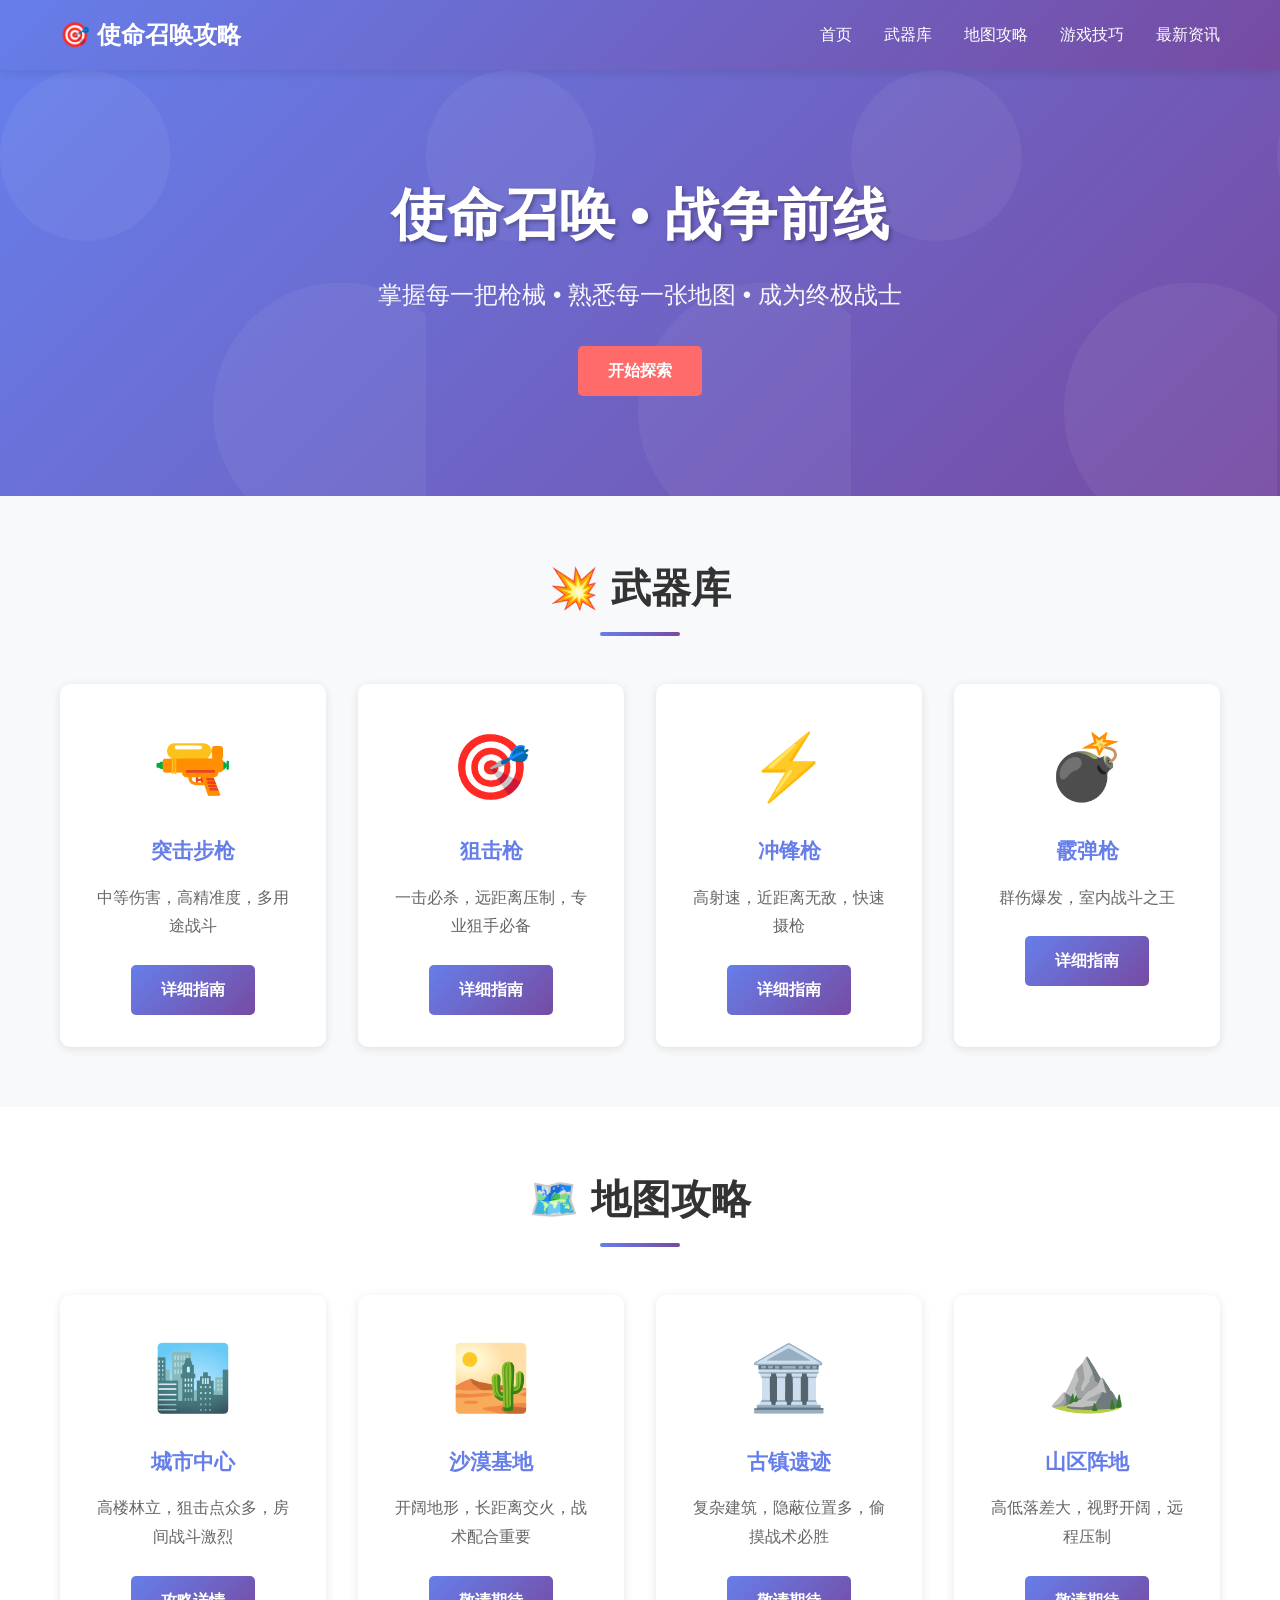
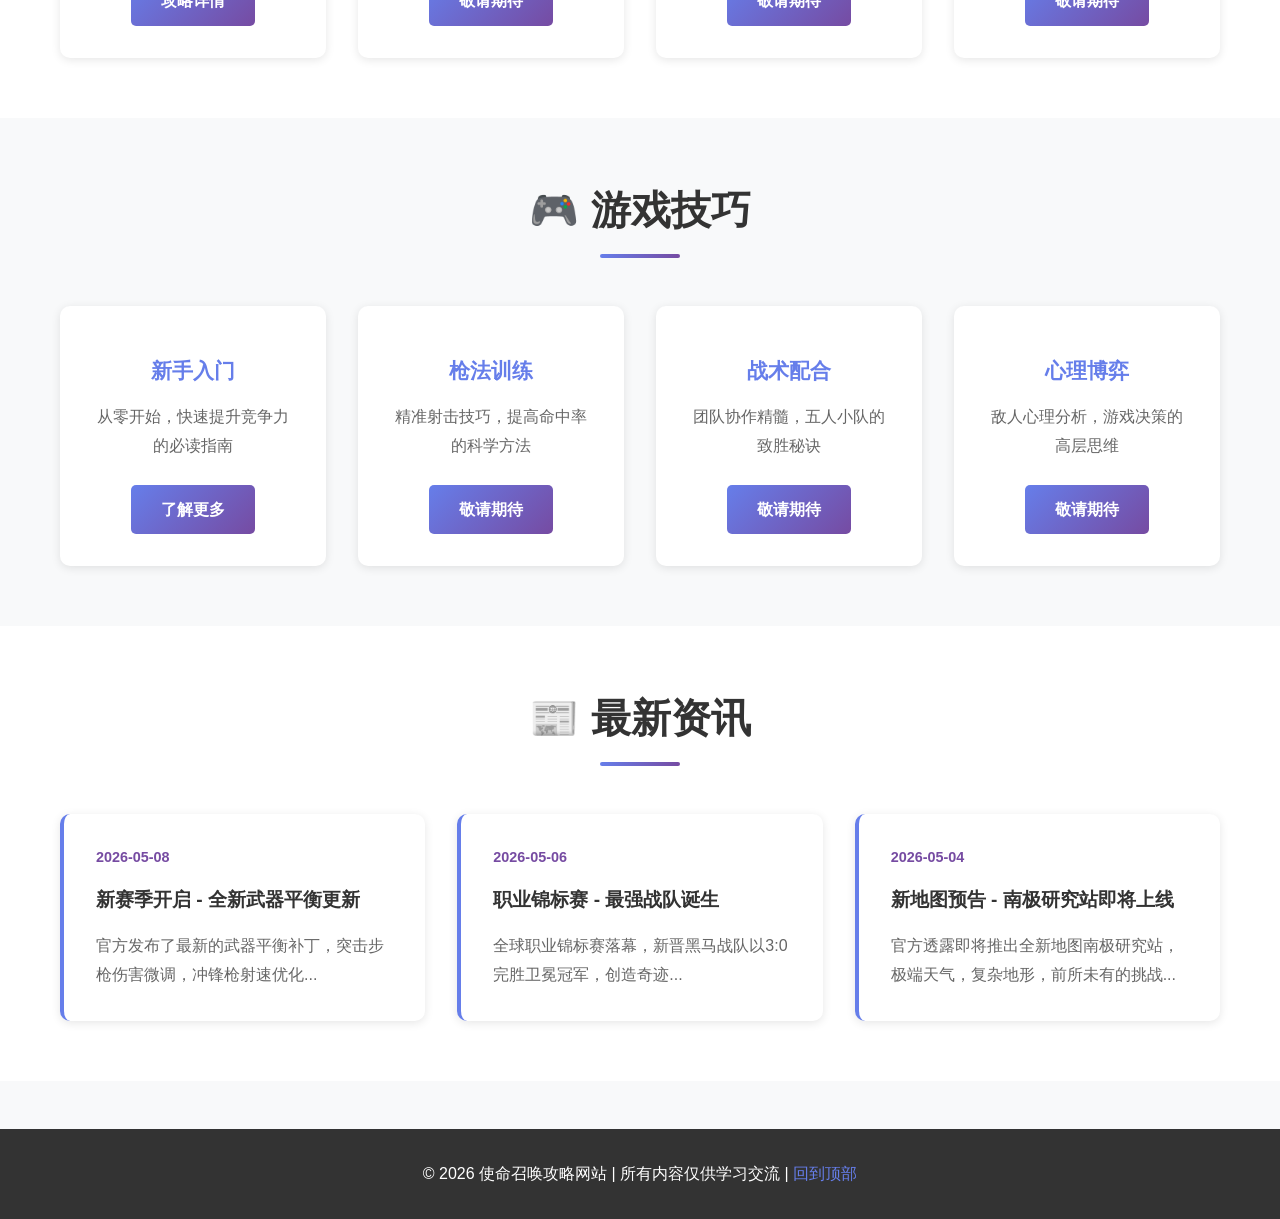
<file: index.html>
<!DOCTYPE html>
<html lang="zh-CN">
<head>
    <meta charset="UTF-8">
    <meta name="viewport" content="width=device-width, initial-scale=1.0">
    <title>使命召唤 - 终极攻略网站</title>
    <link rel="stylesheet" href="css/style.css">
</head>
<body>
    <!-- 导航栏 -->
    <nav class="navbar">
        <div class="container">
            <div class="nav-brand">🎯 使命召唤攻略</div>
            <ul class="nav-menu">
                <li><a href="#home" class="smooth-scroll">首页</a></li>
                <li><a href="#weapons" class="smooth-scroll">武器库</a></li>
                <li><a href="#maps" class="smooth-scroll">地图攻略</a></li>
                <li><a href="#tips" class="smooth-scroll">游戏技巧</a></li>
                <li><a href="#news" class="smooth-scroll">最新资讯</a></li>
            </ul>
        </div>
    </nav>

    <!-- 英雄横幅 -->
    <section class="hero" id="home">
        <div class="hero-content">
            <h1>使命召唤 • 战争前线</h1>
            <p>掌握每一把枪械 • 熟悉每一张地图 • 成为终极战士</p>
            <a href="#weapons" class="btn btn-primary">开始探索</a>
        </div>
    </section>

    <!-- 武器指南区 -->
    <section class="weapons-section" id="weapons">
        <div class="container">
            <h2>💥 武器库</h2>
            <div class="weapons-grid">
                <div class="weapon-card">
                    <div class="weapon-icon">🔫</div>
                    <h3>突击步枪</h3>
                    <p>中等伤害，高精准度，多用途战斗</p>
                    <a href="pages/weapons-ar.html" class="btn btn-secondary">详细指南</a>
                </div>
                <div class="weapon-card">
                    <div class="weapon-icon">🎯</div>
                    <h3>狙击枪</h3>
                    <p>一击必杀，远距离压制，专业狙手必备</p>
                    <a href="pages/weapons-sniper.html" class="btn btn-secondary">详细指南</a>
                </div>
                <div class="weapon-card">
                    <div class="weapon-icon">⚡</div>
                    <h3>冲锋枪</h3>
                    <p>高射速，近距离无敌，快速摄枪</p>
                    <a href="pages/weapons-smg.html" class="btn btn-secondary">详细指南</a>
                </div>
                <div class="weapon-card">
                    <div class="weapon-icon">💣</div>
                    <h3>霰弹枪</h3>
                    <p>群伤爆发，室内战斗之王</p>
                    <a href="pages/weapons-shotgun.html" class="btn btn-secondary">详细指南</a>
                </div>
            </div>
        </div>
    </section>

    <!-- 地图攻略区 -->
    <section class="maps-section" id="maps">
        <div class="container">
            <h2>🗺️ 地图攻略</h2>
            <div class="maps-grid">
                <div class="map-card">
                    <div class="map-preview">🏙️</div>
                    <h3>城市中心</h3>
                    <p>高楼林立，狙击点众多，房间战斗激烈</p>
                    <a href="pages/map-city.html" class="btn btn-secondary">攻略详情</a>
                </div>
                <div class="map-card">
                    <div class="map-preview">🏜️</div>
                    <h3>沙漠基地</h3>
                    <p>开阔地形，长距离交火，战术配合重要</p>
                    <a href="#" class="btn btn-secondary">敬请期待</a>
                </div>
                <div class="map-card">
                    <div class="map-preview">🏛️</div>
                    <h3>古镇遗迹</h3>
                    <p>复杂建筑，隐蔽位置多，偷摸战术必胜</p>
                    <a href="#" class="btn btn-secondary">敬请期待</a>
                </div>
                <div class="map-card">
                    <div class="map-preview">⛰️</div>
                    <h3>山区阵地</h3>
                    <p>高低落差大，视野开阔，远程压制</p>
                    <a href="#" class="btn btn-secondary">敬请期待</a>
                </div>
            </div>
        </div>
    </section>

    <!-- 游戏技巧区 -->
    <section class="tips-section" id="tips">
        <div class="container">
            <h2>🎮 游戏技巧</h2>
            <div class="tips-grid">
                <div class="tip-card">
                    <h3>新手入门</h3>
                    <p>从零开始，快速提升竞争力的必读指南</p>
                    <a href="pages/tips-beginner.html" class="btn btn-secondary">了解更多</a>
                </div>
                <div class="tip-card">
                    <h3>枪法训练</h3>
                    <p>精准射击技巧，提高命中率的科学方法</p>
                    <a href="#" class="btn btn-secondary">敬请期待</a>
                </div>
                <div class="tip-card">
                    <h3>战术配合</h3>
                    <p>团队协作精髓，五人小队的致胜秘诀</p>
                    <a href="#" class="btn btn-secondary">敬请期待</a>
                </div>
                <div class="tip-card">
                    <h3>心理博弈</h3>
                    <p>敌人心理分析，游戏决策的高层思维</p>
                    <a href="#" class="btn btn-secondary">敬请期待</a>
                </div>
            </div>
        </div>
    </section>

    <!-- 最新资讯区 -->
    <section class="news-section" id="news">
        <div class="container">
            <h2>📰 最新资讯</h2>
            <div class="news-grid">
                <article class="news-item">
                    <div class="news-date">2026-05-08</div>
                    <h3>新赛季开启 - 全新武器平衡更新</h3>
                    <p>官方发布了最新的武器平衡补丁，突击步枪伤害微调，冲锋枪射速优化...</p>
                </article>
                <article class="news-item">
                    <div class="news-date">2026-05-06</div>
                    <h3>职业锦标赛 - 最强战队诞生</h3>
                    <p>全球职业锦标赛落幕，新晋黑马战队以3:0完胜卫冕冠军，创造奇迹...</p>
                </article>
                <article class="news-item">
                    <div class="news-date">2026-05-04</div>
                    <h3>新地图预告 - 南极研究站即将上线</h3>
                    <p>官方透露即将推出全新地图南极研究站，极端天气，复杂地形，前所未有的挑战...</p>
                </article>
            </div>
        </div>
    </section>

    <!-- 页脚 -->
    <footer class="footer">
        <div class="container">
            <p>&copy; 2026 使命召唤攻略网站 | 所有内容仅供学习交流 | <a href="#top">回到顶部</a></p>
        </div>
    </footer>

    <!-- 返回顶部按钮 -->
    <button class="back-to-top" id="backToTop">↑</button>

    <script src="js/script.js"></script>
</body>
</html>
</file>
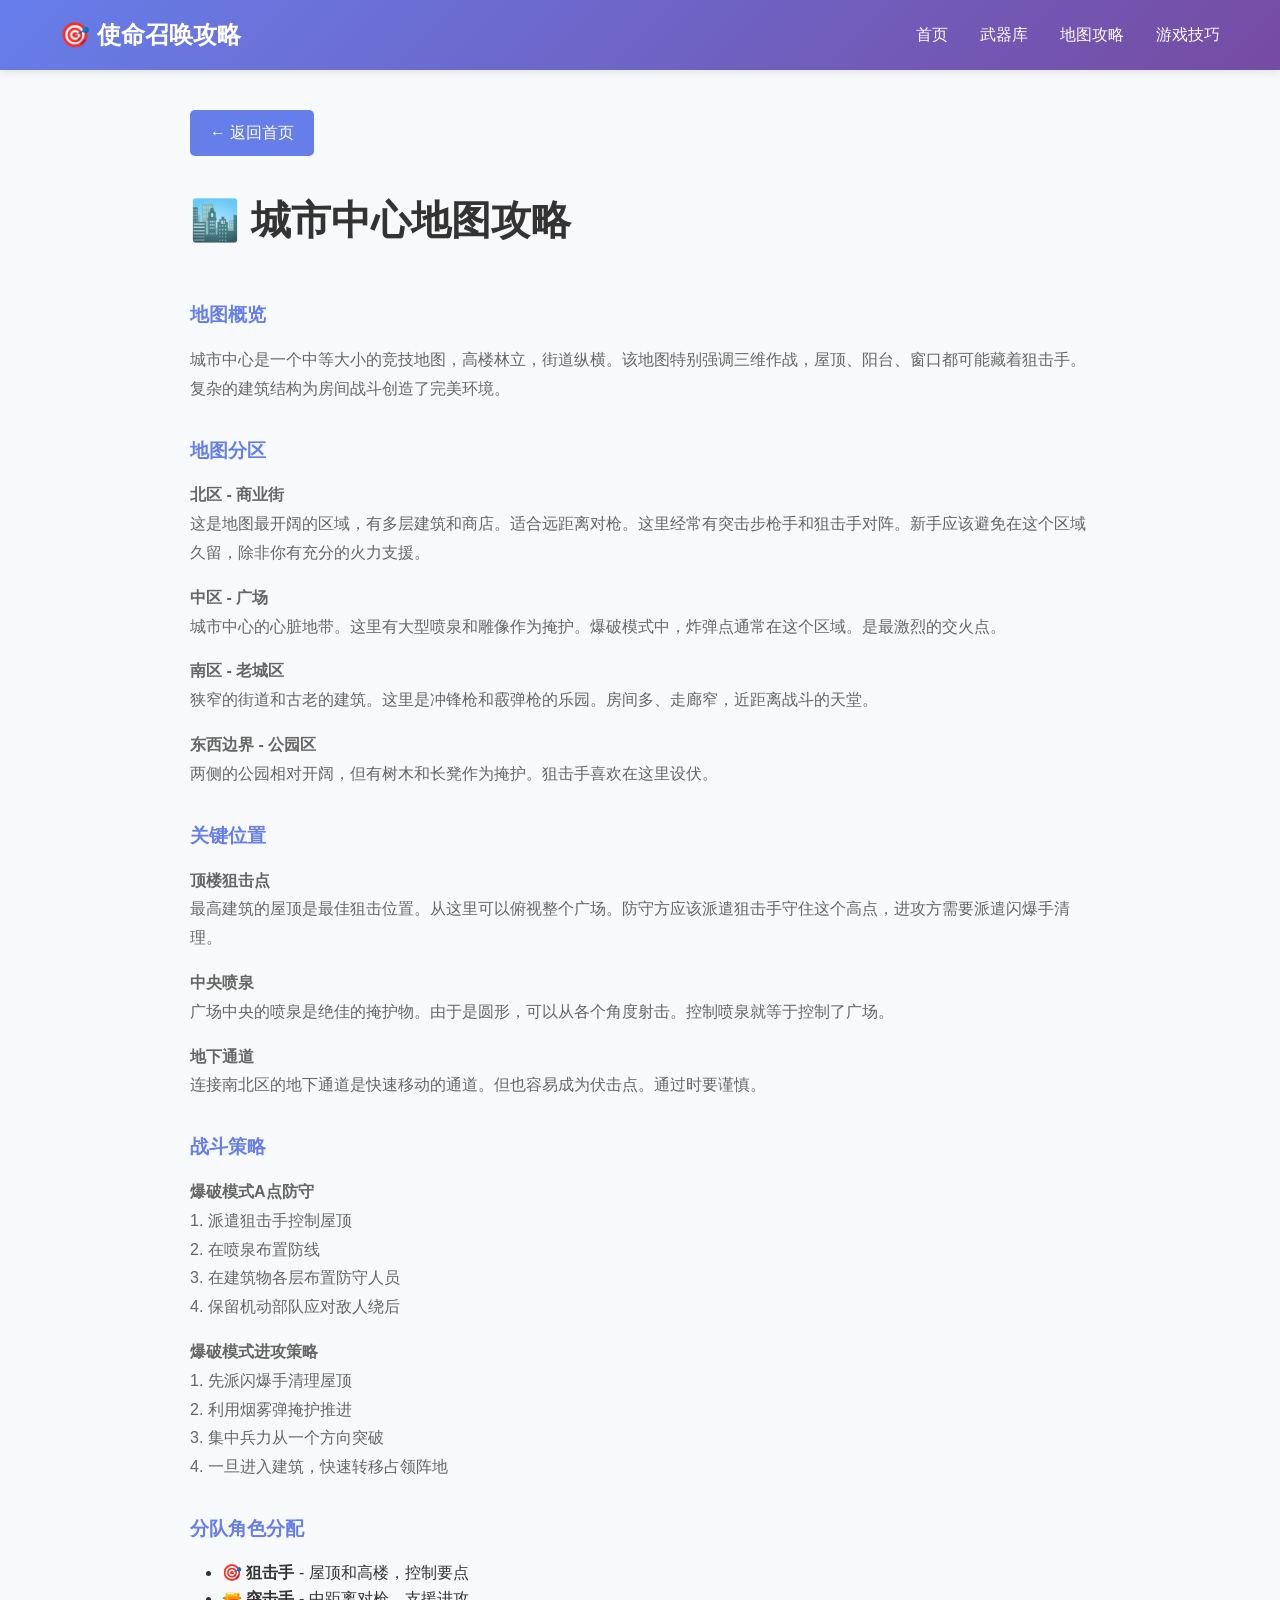
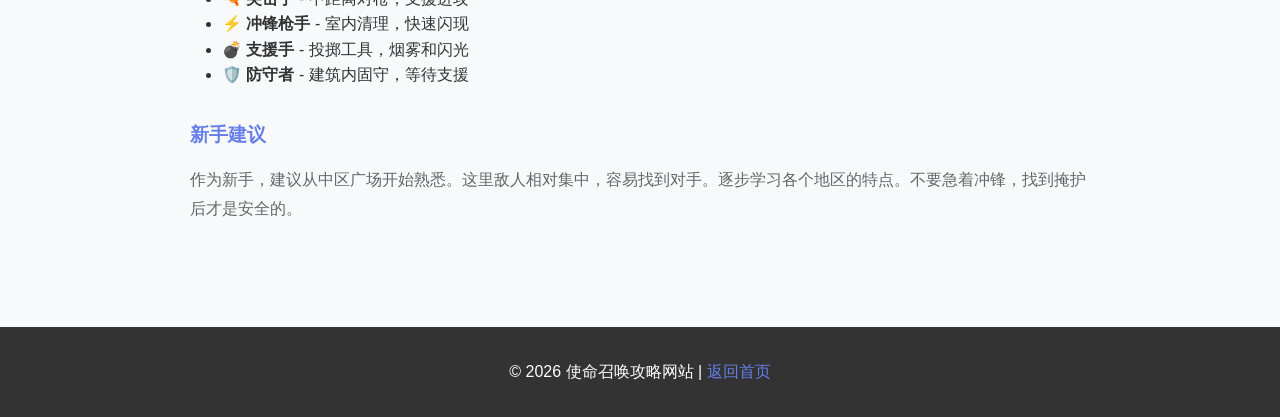
<file: pages/map-city.html>
<!DOCTYPE html>
<html lang="zh-CN">
<head>
    <meta charset="UTF-8">
    <meta name="viewport" content="width=device-width, initial-scale=1.0">
    <title>城市中心地图攻略 - 使命召唤攻略</title>
    <link rel="stylesheet" href="../css/style.css">
    <style>
        .detail-section { padding: 40px 20px; }
        .detail-content { max-width: 900px; margin: 0 auto; }
        .detail-content h2 { text-align: left; padding-bottom: 0; }
        .detail-content h2::after { display: none; }
        .detail-content h3 { color: #667eea; margin-top: 2rem; margin-bottom: 1rem; }
        .detail-content p { margin-bottom: 1rem; line-height: 1.8; color: #666; }
        .back-btn { display: inline-block; margin-bottom: 2rem; padding: 10px 20px; background: #667eea; color: white; text-decoration: none; border-radius: 5px; transition: all 0.3s; }
        .back-btn:hover { background: #764ba2; transform: translateY(-3px); }
    </style>
</head>
<body>
    <nav class="navbar">
        <div class="container">
            <div class="nav-brand">🎯 使命召唤攻略</div>
            <ul class="nav-menu">
                <li><a href="../index.html">首页</a></li>
                <li><a href="../index.html#weapons">武器库</a></li>
                <li><a href="../index.html#maps">地图攻略</a></li>
                <li><a href="../index.html#tips">游戏技巧</a></li>
            </ul>
        </div>
    </nav>

    <section class="detail-section">
        <div class="detail-content">
            <a href="../index.html" class="back-btn">← 返回首页</a>
            
            <h2>🏙️ 城市中心地图攻略</h2>
            
            <h3>地图概览</h3>
            <p>城市中心是一个中等大小的竞技地图，高楼林立，街道纵横。该地图特别强调三维作战，屋顶、阳台、窗口都可能藏着狙击手。复杂的建筑结构为房间战斗创造了完美环境。</p>
            
            <h3>地图分区</h3>
            <p><strong>北区 - 商业街</strong><br>
            这是地图最开阔的区域，有多层建筑和商店。适合远距离对枪。这里经常有突击步枪手和狙击手对阵。新手应该避免在这个区域久留，除非你有充分的火力支援。</p>
            
            <p><strong>中区 - 广场</strong><br>
            城市中心的心脏地带。这里有大型喷泉和雕像作为掩护。爆破模式中，炸弹点通常在这个区域。是最激烈的交火点。</p>
            
            <p><strong>南区 - 老城区</strong><br>
            狭窄的街道和古老的建筑。这里是冲锋枪和霰弹枪的乐园。房间多、走廊窄，近距离战斗的天堂。</p>
            
            <p><strong>东西边界 - 公园区</strong><br>
            两侧的公园相对开阔，但有树木和长凳作为掩护。狙击手喜欢在这里设伏。</p>

            <h3>关键位置</h3>
            <p><strong>顶楼狙击点</strong><br>
            最高建筑的屋顶是最佳狙击位置。从这里可以俯视整个广场。防守方应该派遣狙击手守住这个高点，进攻方需要派遣闪爆手清理。</p>
            
            <p><strong>中央喷泉</strong><br>
            广场中央的喷泉是绝佳的掩护物。由于是圆形，可以从各个角度射击。控制喷泉就等于控制了广场。</p>
            
            <p><strong>地下通道</strong><br>
            连接南北区的地下通道是快速移动的通道。但也容易成为伏击点。通过时要谨慎。</p>

            <h3>战斗策略</h3>
            <p><strong>爆破模式A点防守</strong><br>
            1. 派遣狙击手控制屋顶<br>
            2. 在喷泉布置防线<br>
            3. 在建筑物各层布置防守人员<br>
            4. 保留机动部队应对敌人绕后</p>
            
            <p><strong>爆破模式进攻策略</strong><br>
            1. 先派闪爆手清理屋顶<br>
            2. 利用烟雾弹掩护推进<br>
            3. 集中兵力从一个方向突破<br>
            4. 一旦进入建筑，快速转移占领阵地</p>

            <h3>分队角色分配</h3>
            <ul style="margin-left: 2rem; margin-bottom: 1rem;">
                <li>🎯 <strong>狙击手</strong> - 屋顶和高楼，控制要点</li>
                <li>🔫 <strong>突击手</strong> - 中距离对枪，支援进攻</li>
                <li>⚡ <strong>冲锋枪手</strong> - 室内清理，快速闪现</li>
                <li>💣 <strong>支援手</strong> - 投掷工具，烟雾和闪光</li>
                <li>🛡️ <strong>防守者</strong> - 建筑内固守，等待支援</li>
            </ul>

            <h3>新手建议</h3>
            <p>作为新手，建议从中区广场开始熟悉。这里敌人相对集中，容易找到对手。逐步学习各个地区的特点。不要急着冲锋，找到掩护后才是安全的。</p>
        </div>
    </section>

    <footer class="footer">
        <div class="container">
            <p>&copy; 2026 使命召唤攻略网站 | <a href="../index.html">返回首页</a></p>
        </div>
    </footer>

    <script src="../js/script.js"></script>
</body>
</html>
</file>
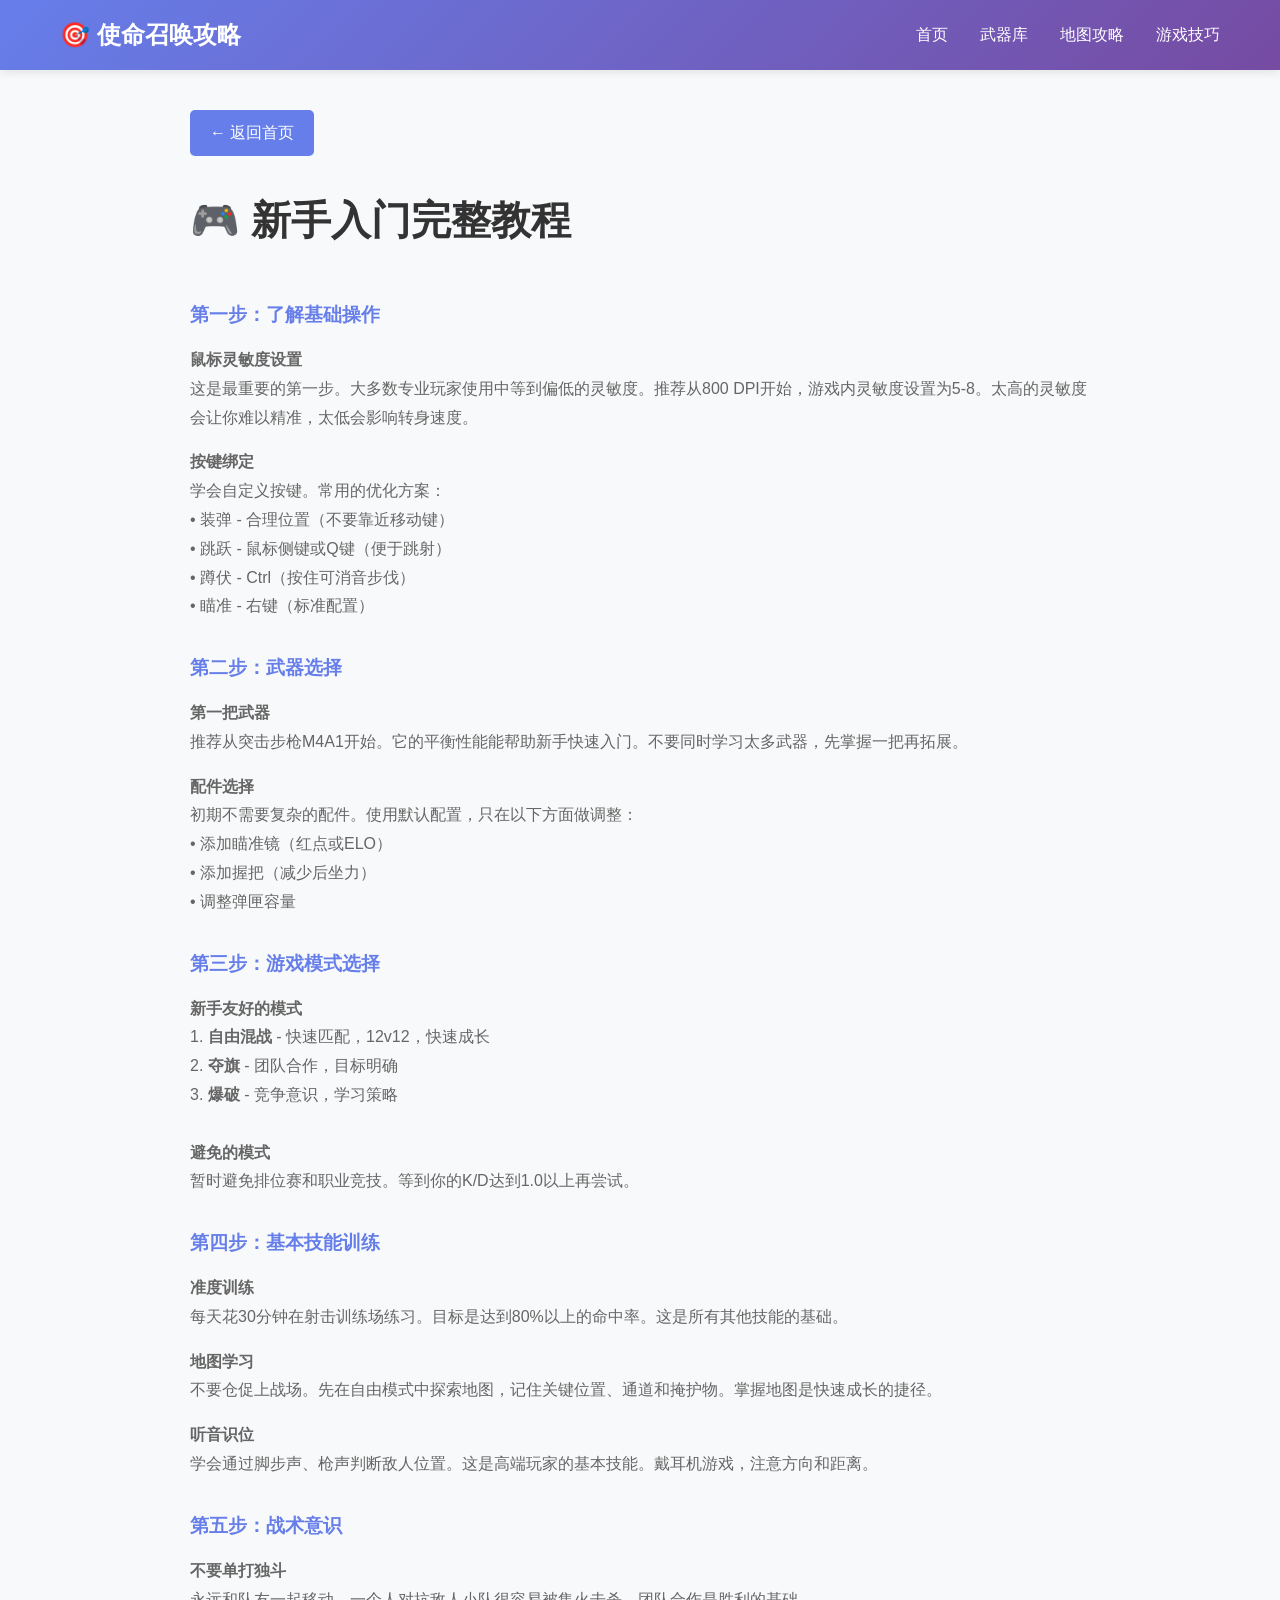
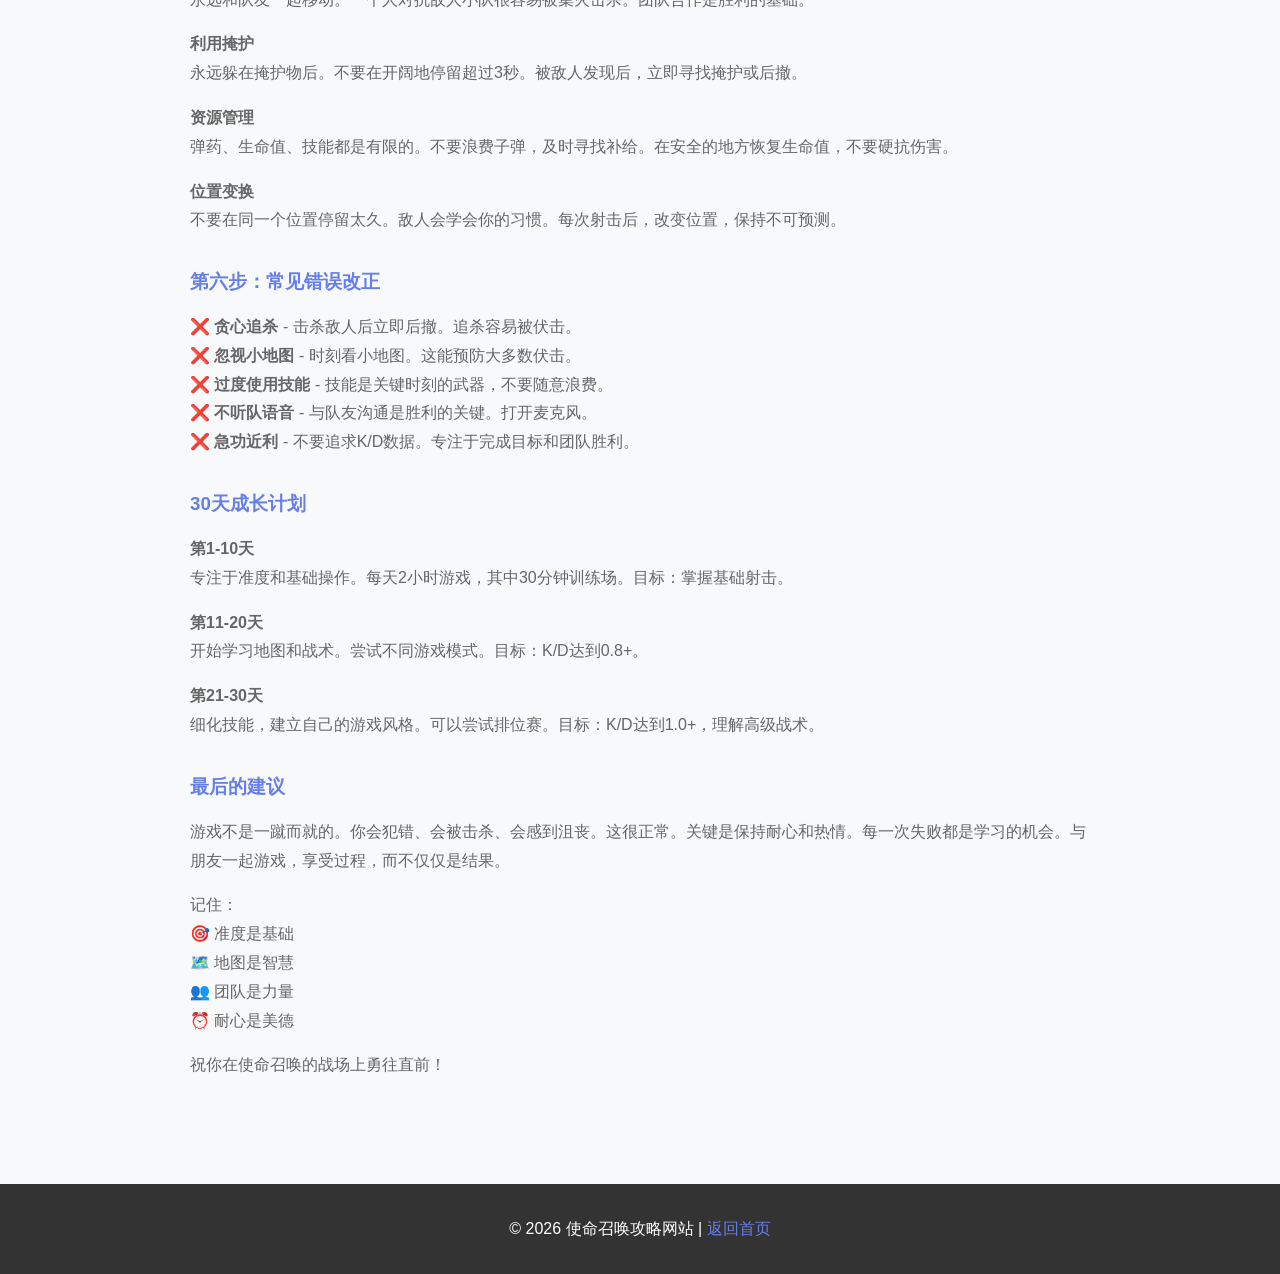
<file: pages/tips-beginner.html>
<!DOCTYPE html>
<html lang="zh-CN">
<head>
    <meta charset="UTF-8">
    <meta name="viewport" content="width=device-width, initial-scale=1.0">
    <title>新手入门完整教程 - 使命召唤攻略</title>
    <link rel="stylesheet" href="../css/style.css">
    <style>
        .detail-section { padding: 40px 20px; }
        .detail-content { max-width: 900px; margin: 0 auto; }
        .detail-content h2 { text-align: left; padding-bottom: 0; }
        .detail-content h2::after { display: none; }
        .detail-content h3 { color: #667eea; margin-top: 2rem; margin-bottom: 1rem; }
        .detail-content p { margin-bottom: 1rem; line-height: 1.8; color: #666; }
        .back-btn { display: inline-block; margin-bottom: 2rem; padding: 10px 20px; background: #667eea; color: white; text-decoration: none; border-radius: 5px; transition: all 0.3s; }
        .back-btn:hover { background: #764ba2; transform: translateY(-3px); }
    </style>
</head>
<body>
    <nav class="navbar">
        <div class="container">
            <div class="nav-brand">🎯 使命召唤攻略</div>
            <ul class="nav-menu">
                <li><a href="../index.html">首页</a></li>
                <li><a href="../index.html#weapons">武器库</a></li>
                <li><a href="../index.html#maps">地图攻略</a></li>
                <li><a href="../index.html#tips">游戏技巧</a></li>
            </ul>
        </div>
    </nav>

    <section class="detail-section">
        <div class="detail-content">
            <a href="../index.html" class="back-btn">← 返回首页</a>
            
            <h2>🎮 新手入门完整教程</h2>
            
            <h3>第一步：了解基础操作</h3>
            <p><strong>鼠标灵敏度设置</strong><br>
            这是最重要的第一步。大多数专业玩家使用中等到偏低的灵敏度。推荐从800 DPI开始，游戏内灵敏度设置为5-8。太高的灵敏度会让你难以精准，太低会影响转身速度。</p>
            
            <p><strong>按键绑定</strong><br>
            学会自定义按键。常用的优化方案：<br>
            • 装弹 - 合理位置（不要靠近移动键）<br>
            • 跳跃 - 鼠标侧键或Q键（便于跳射）<br>
            • 蹲伏 - Ctrl（按住可消音步伐）<br>
            • 瞄准 - 右键（标准配置）</p>

            <h3>第二步：武器选择</h3>
            <p><strong>第一把武器</strong><br>
            推荐从突击步枪M4A1开始。它的平衡性能能帮助新手快速入门。不要同时学习太多武器，先掌握一把再拓展。</p>
            
            <p><strong>配件选择</strong><br>
            初期不需要复杂的配件。使用默认配置，只在以下方面做调整：<br>
            • 添加瞄准镜（红点或ELO）<br>
            • 添加握把（减少后坐力）<br>
            • 调整弹匣容量</p>

            <h3>第三步：游戏模式选择</h3>
            <p><strong>新手友好的模式</strong><br>
            1. <strong>自由混战</strong> - 快速匹配，12v12，快速成长<br>
            2. <strong>夺旗</strong> - 团队合作，目标明确<br>
            3. <strong>爆破</strong> - 竞争意识，学习策略<br><br>
            <strong>避免的模式</strong><br>
            暂时避免排位赛和职业竞技。等到你的K/D达到1.0以上再尝试。</p>

            <h3>第四步：基本技能训练</h3>
            <p><strong>准度训练</strong><br>
            每天花30分钟在射击训练场练习。目标是达到80%以上的命中率。这是所有其他技能的基础。</p>
            
            <p><strong>地图学习</strong><br>
            不要仓促上战场。先在自由模式中探索地图，记住关键位置、通道和掩护物。掌握地图是快速成长的捷径。</p>
            
            <p><strong>听音识位</strong><br>
            学会通过脚步声、枪声判断敌人位置。这是高端玩家的基本技能。戴耳机游戏，注意方向和距离。</p>

            <h3>第五步：战术意识</h3>
            <p><strong>不要单打独斗</strong><br>
            永远和队友一起移动。一个人对抗敌人小队很容易被集火击杀。团队合作是胜利的基础。</p>
            
            <p><strong>利用掩护</strong><br>
            永远躲在掩护物后。不要在开阔地停留超过3秒。被敌人发现后，立即寻找掩护或后撤。</p>
            
            <p><strong>资源管理</strong><br>
            弹药、生命值、技能都是有限的。不要浪费子弹，及时寻找补给。在安全的地方恢复生命值，不要硬抗伤害。</p>
            
            <p><strong>位置变换</strong><br>
            不要在同一个位置停留太久。敌人会学会你的习惯。每次射击后，改变位置，保持不可预测。</p>

            <h3>第六步：常见错误改正</h3>
            <p>❌ <strong>贪心追杀</strong> - 击杀敌人后立即后撤。追杀容易被伏击。<br>
            ❌ <strong>忽视小地图</strong> - 时刻看小地图。这能预防大多数伏击。<br>
            ❌ <strong>过度使用技能</strong> - 技能是关键时刻的武器，不要随意浪费。<br>
            ❌ <strong>不听队语音</strong> - 与队友沟通是胜利的关键。打开麦克风。<br>
            ❌ <strong>急功近利</strong> - 不要追求K/D数据。专注于完成目标和团队胜利。</p>

            <h3>30天成长计划</h3>
            <p><strong>第1-10天</strong><br>
            专注于准度和基础操作。每天2小时游戏，其中30分钟训练场。目标：掌握基础射击。</p>
            
            <p><strong>第11-20天</strong><br>
            开始学习地图和战术。尝试不同游戏模式。目标：K/D达到0.8+。</p>
            
            <p><strong>第21-30天</strong><br>
            细化技能，建立自己的游戏风格。可以尝试排位赛。目标：K/D达到1.0+，理解高级战术。</p>

            <h3>最后的建议</h3>
            <p>游戏不是一蹴而就的。你会犯错、会被击杀、会感到沮丧。这很正常。关键是保持耐心和热情。每一次失败都是学习的机会。与朋友一起游戏，享受过程，而不仅仅是结果。</p>
            
            <p>记住：<br>
            🎯 准度是基础<br>
            🗺️ 地图是智慧<br>
            👥 团队是力量<br>
            ⏰ 耐心是美德</p>
            
            <p>祝你在使命召唤的战场上勇往直前！</p>
        </div>
    </section>

    <footer class="footer">
        <div class="container">
            <p>&copy; 2026 使命召唤攻略网站 | <a href="../index.html">返回首页</a></p>
        </div>
    </footer>

    <script src="../js/script.js"></script>
</body>
</html>
</file>
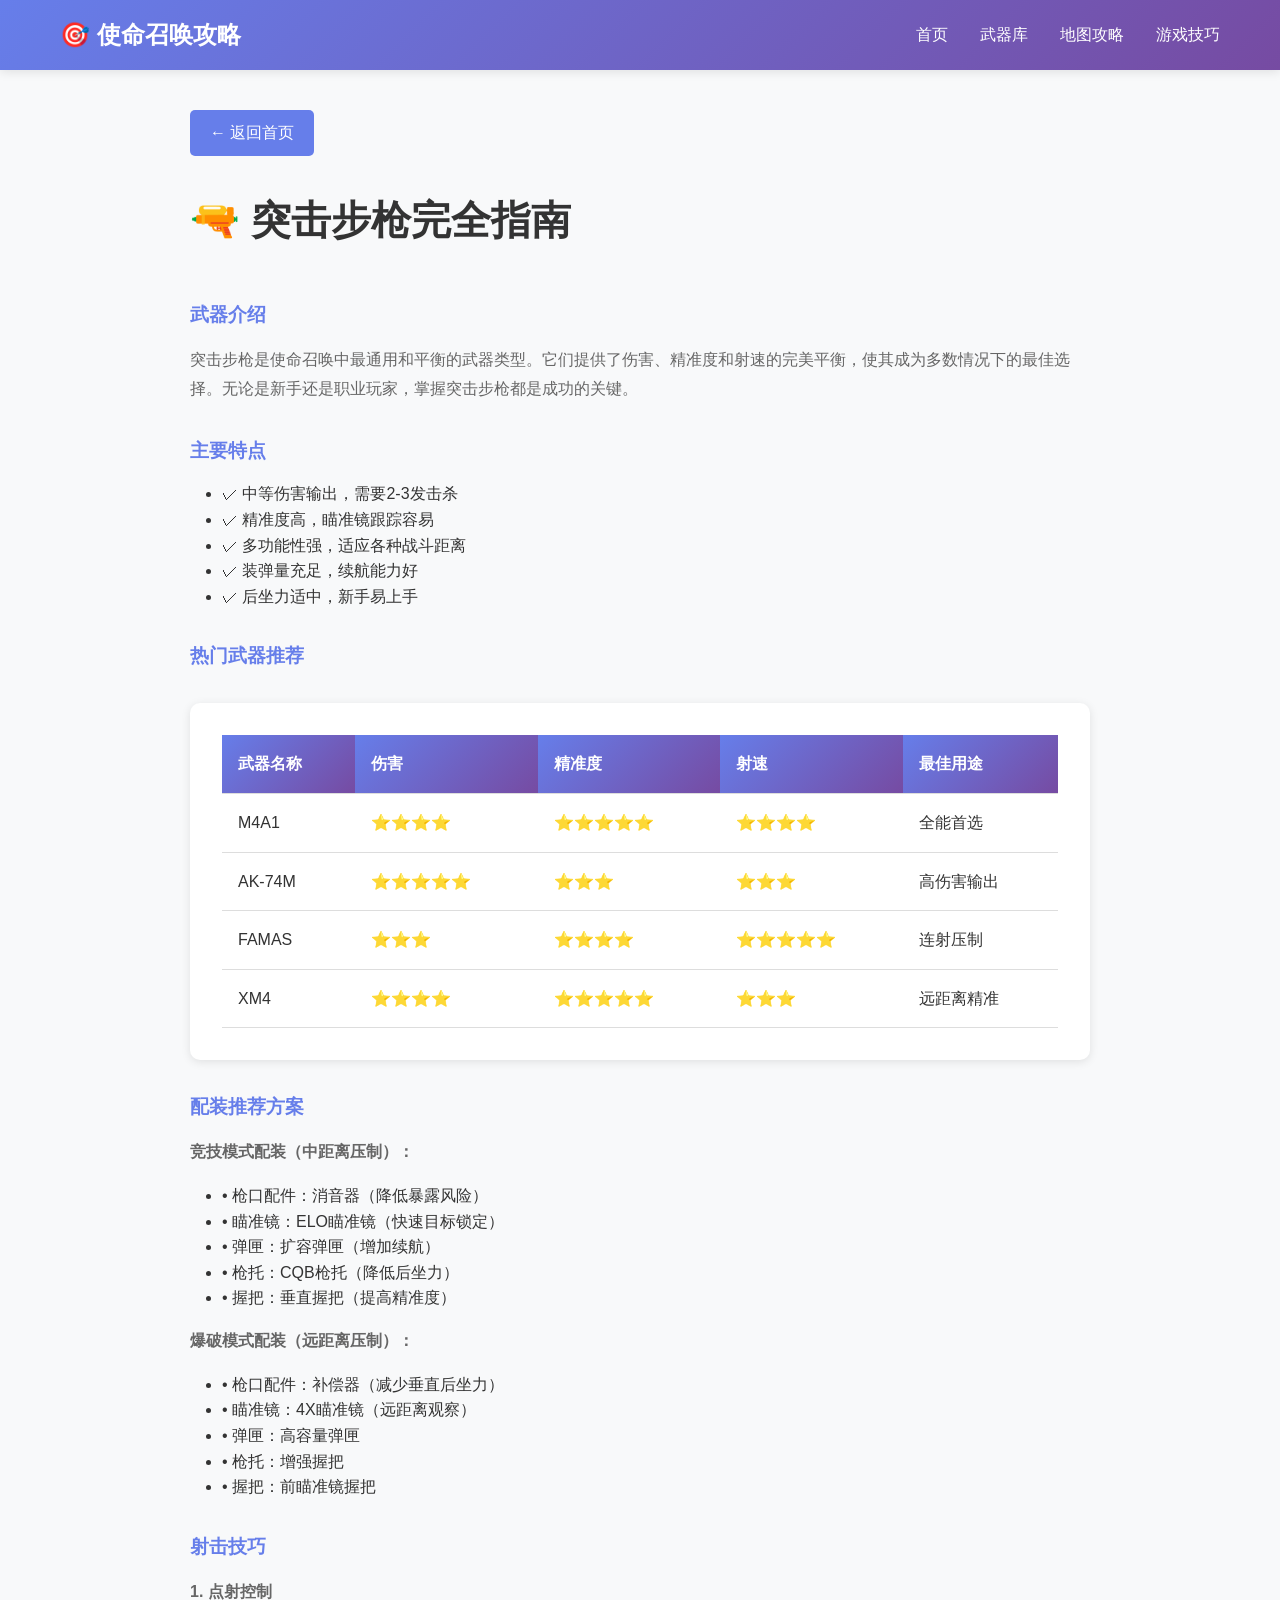
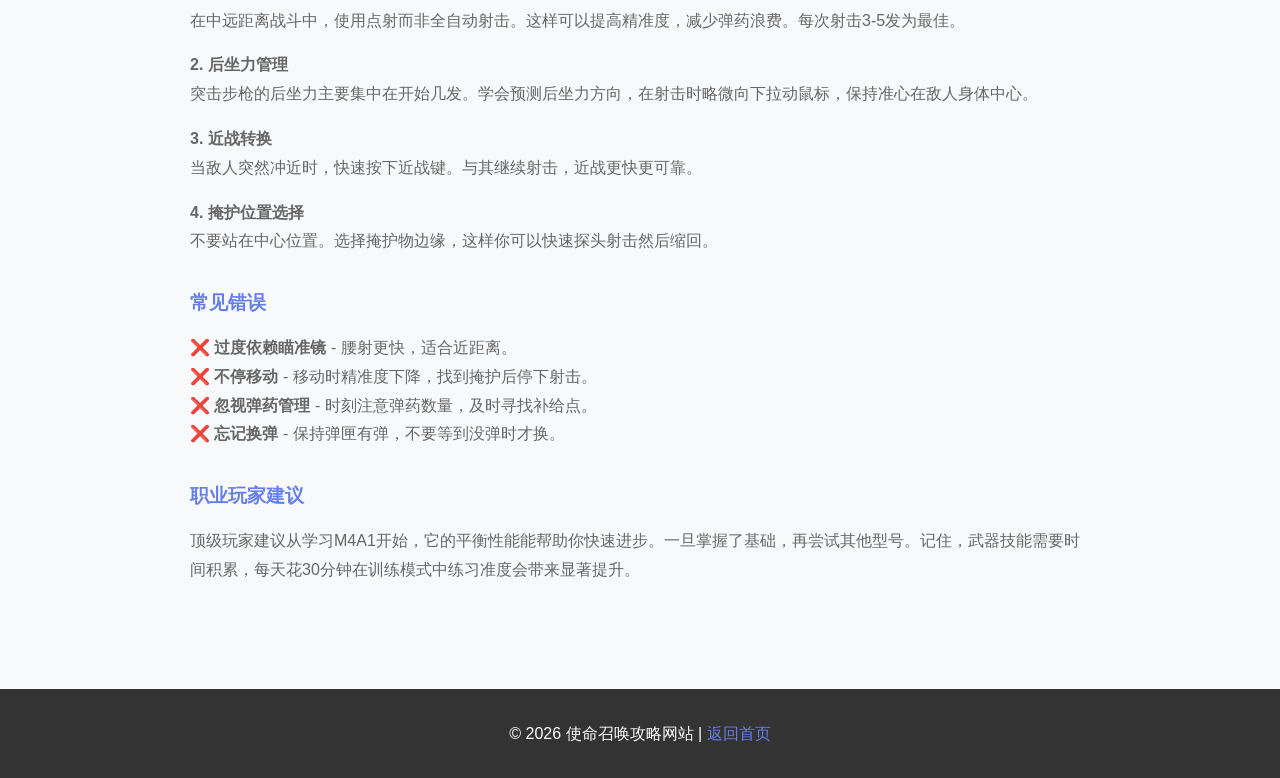
<file: pages/weapons-ar.html>
<!DOCTYPE html>
<html lang="zh-CN">
<head>
    <meta charset="UTF-8">
    <meta name="viewport" content="width=device-width, initial-scale=1.0">
    <title>突击步枪完全指南 - 使命召唤攻略</title>
    <link rel="stylesheet" href="../css/style.css">
    <style>
        .detail-section { padding: 40px 20px; }
        .detail-content { max-width: 900px; margin: 0 auto; }
        .detail-content h2 { text-align: left; padding-bottom: 0; }
        .detail-content h2::after { display: none; }
        .detail-content h3 { color: #667eea; margin-top: 2rem; margin-bottom: 1rem; }
        .detail-content p { margin-bottom: 1rem; line-height: 1.8; color: #666; }
        .weapon-comparison { background: white; padding: 2rem; border-radius: 10px; margin: 2rem 0; box-shadow: 0 2px 10px rgba(0,0,0,0.1); }
        .weapon-comparison table { width: 100%; border-collapse: collapse; }
        .weapon-comparison th, .weapon-comparison td { padding: 1rem; text-align: left; border-bottom: 1px solid #ddd; }
        .weapon-comparison th { background: linear-gradient(135deg, #667eea 0%, #764ba2 100%); color: white; }
        .weapon-comparison tr:hover { background-color: #f5f5f5; }
        .back-btn { display: inline-block; margin-bottom: 2rem; padding: 10px 20px; background: #667eea; color: white; text-decoration: none; border-radius: 5px; transition: all 0.3s; }
        .back-btn:hover { background: #764ba2; transform: translateY(-3px); }
    </style>
</head>
<body>
    <nav class="navbar">
        <div class="container">
            <div class="nav-brand">🎯 使命召唤攻略</div>
            <ul class="nav-menu">
                <li><a href="../index.html">首页</a></li>
                <li><a href="../index.html#weapons">武器库</a></li>
                <li><a href="../index.html#maps">地图攻略</a></li>
                <li><a href="../index.html#tips">游戏技巧</a></li>
            </ul>
        </div>
    </nav>

    <section class="detail-section">
        <div class="detail-content">
            <a href="../index.html" class="back-btn">← 返回首页</a>
            
            <h2>🔫 突击步枪完全指南</h2>
            
            <h3>武器介绍</h3>
            <p>突击步枪是使命召唤中最通用和平衡的武器类型。它们提供了伤害、精准度和射速的完美平衡，使其成为多数情况下的最佳选择。无论是新手还是职业玩家，掌握突击步枪都是成功的关键。</p>
            
            <h3>主要特点</h3>
            <ul style="margin-left: 2rem; margin-bottom: 1rem;">
                <li>✓ 中等伤害输出，需要2-3发击杀</li>
                <li>✓ 精准度高，瞄准镜跟踪容易</li>
                <li>✓ 多功能性强，适应各种战斗距离</li>
                <li>✓ 装弹量充足，续航能力好</li>
                <li>✓ 后坐力适中，新手易上手</li>
            </ul>

            <h3>热门武器推荐</h3>
            <div class="weapon-comparison">
                <table>
                    <tr>
                        <th>武器名称</th>
                        <th>伤害</th>
                        <th>精准度</th>
                        <th>射速</th>
                        <th>最佳用途</th>
                    </tr>
                    <tr>
                        <td>M4A1</td>
                        <td>⭐⭐⭐⭐</td>
                        <td>⭐⭐⭐⭐⭐</td>
                        <td>⭐⭐⭐⭐</td>
                        <td>全能首选</td>
                    </tr>
                    <tr>
                        <td>AK-74M</td>
                        <td>⭐⭐⭐⭐⭐</td>
                        <td>⭐⭐⭐</td>
                        <td>⭐⭐⭐</td>
                        <td>高伤害输出</td>
                    </tr>
                    <tr>
                        <td>FAMAS</td>
                        <td>⭐⭐⭐</td>
                        <td>⭐⭐⭐⭐</td>
                        <td>⭐⭐⭐⭐⭐</td>
                        <td>连射压制</td>
                    </tr>
                    <tr>
                        <td>XM4</td>
                        <td>⭐⭐⭐⭐</td>
                        <td>⭐⭐⭐⭐⭐</td>
                        <td>⭐⭐⭐</td>
                        <td>远距离精准</td>
                    </tr>
                </table>
            </div>

            <h3>配装推荐方案</h3>
            <p><strong>竞技模式配装（中距离压制）：</strong></p>
            <ul style="margin-left: 2rem; margin-bottom: 1rem;">
                <li>• 枪口配件：消音器（降低暴露风险）</li>
                <li>• 瞄准镜：ELO瞄准镜（快速目标锁定）</li>
                <li>• 弹匣：扩容弹匣（增加续航）</li>
                <li>• 枪托：CQB枪托（降低后坐力）</li>
                <li>• 握把：垂直握把（提高精准度）</li>
            </ul>

            <p><strong>爆破模式配装（远距离压制）：</strong></p>
            <ul style="margin-left: 2rem; margin-bottom: 1rem;">
                <li>• 枪口配件：补偿器（减少垂直后坐力）</li>
                <li>• 瞄准镜：4X瞄准镜（远距离观察）</li>
                <li>• 弹匣：高容量弹匣</li>
                <li>• 枪托：增强握把</li>
                <li>• 握把：前瞄准镜握把</li>
            </ul>

            <h3>射击技巧</h3>
            <p><strong>1. 点射控制</strong><br>在中远距离战斗中，使用点射而非全自动射击。这样可以提高精准度，减少弹药浪费。每次射击3-5发为最佳。</p>
            
            <p><strong>2. 后坐力管理</strong><br>突击步枪的后坐力主要集中在开始几发。学会预测后坐力方向，在射击时略微向下拉动鼠标，保持准心在敌人身体中心。</p>
            
            <p><strong>3. 近战转换</strong><br>当敌人突然冲近时，快速按下近战键。与其继续射击，近战更快更可靠。</p>
            
            <p><strong>4. 掩护位置选择</strong><br>不要站在中心位置。选择掩护物边缘，这样你可以快速探头射击然后缩回。</p>

            <h3>常见错误</h3>
            <p>❌ <strong>过度依赖瞄准镜</strong> - 腰射更快，适合近距离。<br>
            ❌ <strong>不停移动</strong> - 移动时精准度下降，找到掩护后停下射击。<br>
            ❌ <strong>忽视弹药管理</strong> - 时刻注意弹药数量，及时寻找补给点。<br>
            ❌ <strong>忘记换弹</strong> - 保持弹匣有弹，不要等到没弹时才换。</p>

            <h3>职业玩家建议</h3>
            <p>顶级玩家建议从学习M4A1开始，它的平衡性能能帮助你快速进步。一旦掌握了基础，再尝试其他型号。记住，武器技能需要时间积累，每天花30分钟在训练模式中练习准度会带来显著提升。</p>
        </div>
    </section>

    <footer class="footer">
        <div class="container">
            <p>&copy; 2026 使命召唤攻略网站 | <a href="../index.html">返回首页</a></p>
        </div>
    </footer>

    <script src="../js/script.js"></script>
</body>
</html>
</file>
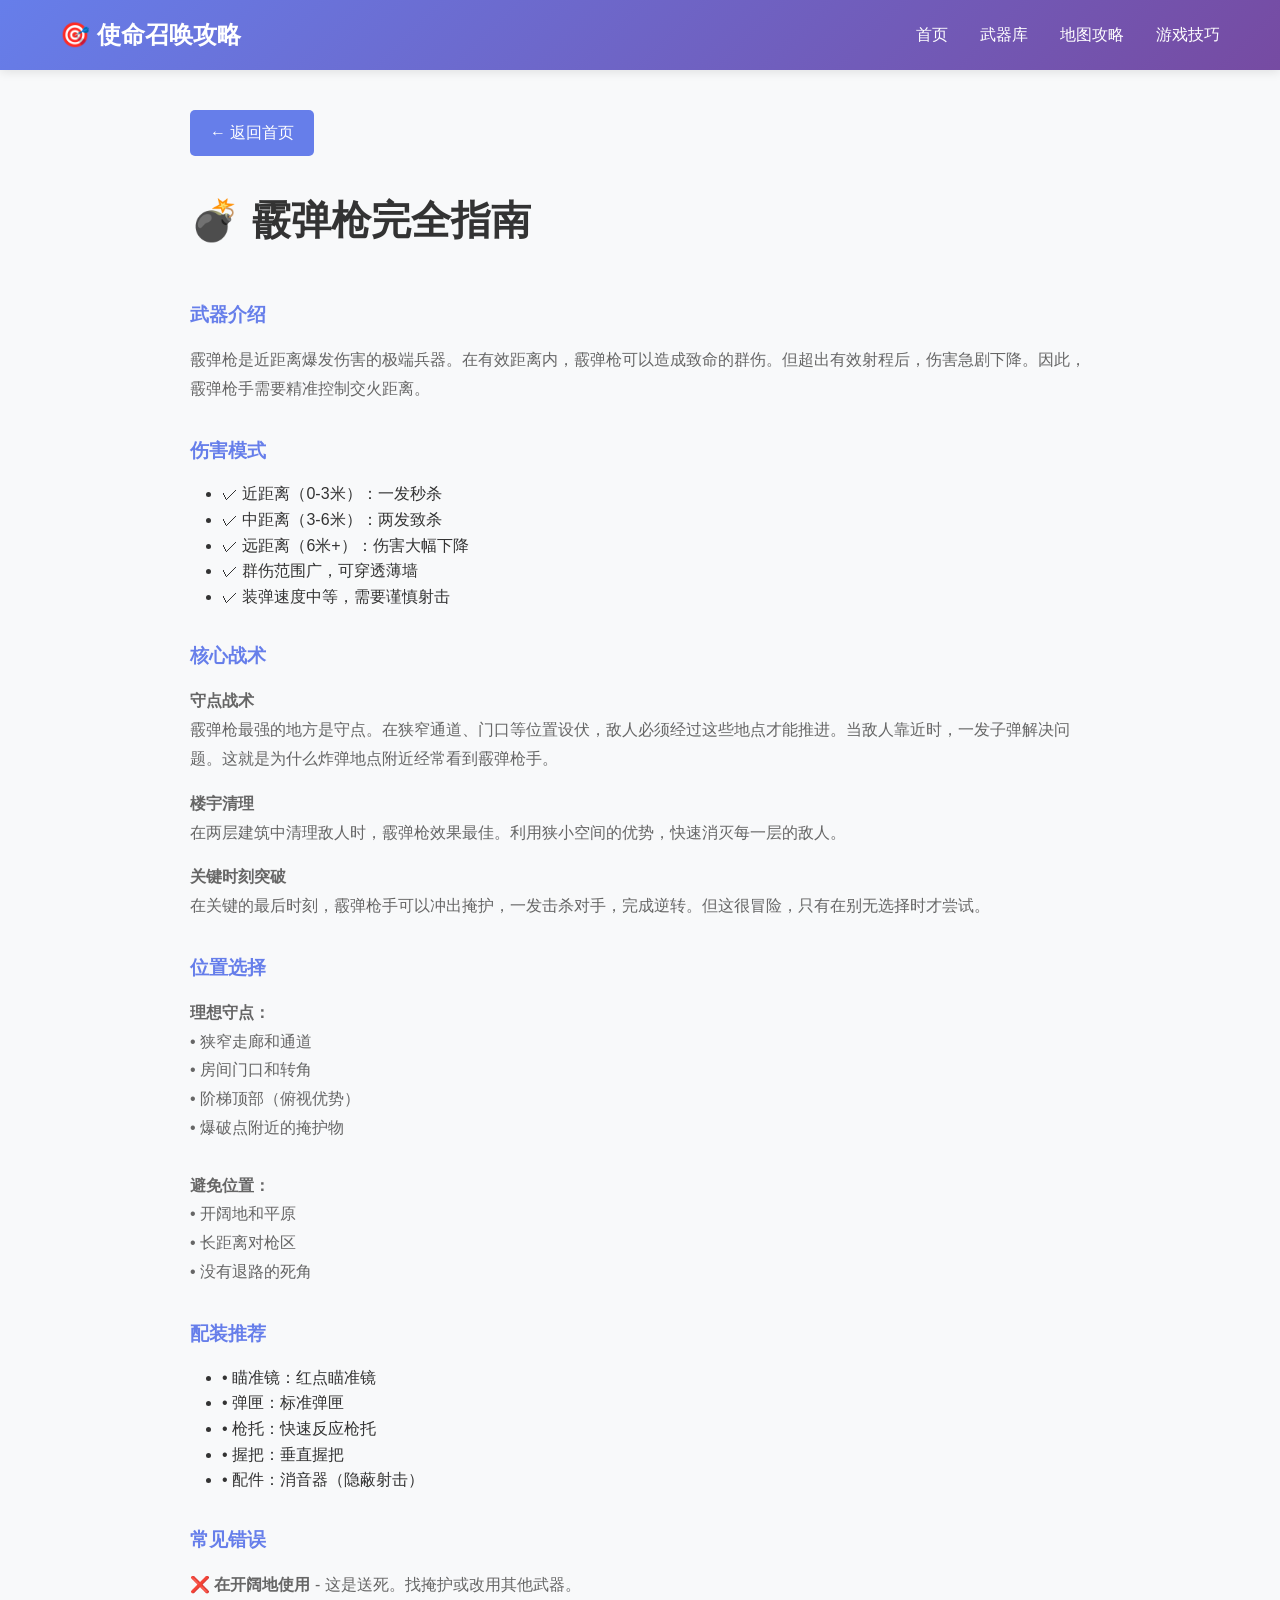
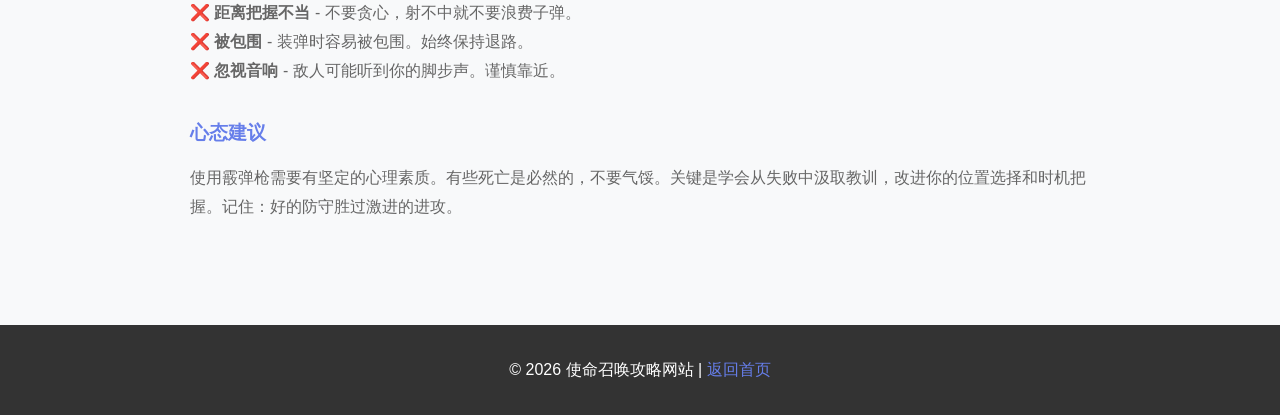
<file: pages/weapons-shotgun.html>
<!DOCTYPE html>
<html lang="zh-CN">
<head>
    <meta charset="UTF-8">
    <meta name="viewport" content="width=device-width, initial-scale=1.0">
    <title>霰弹枪完全指南 - 使命召唤攻略</title>
    <link rel="stylesheet" href="../css/style.css">
    <style>
        .detail-section { padding: 40px 20px; }
        .detail-content { max-width: 900px; margin: 0 auto; }
        .detail-content h2 { text-align: left; padding-bottom: 0; }
        .detail-content h2::after { display: none; }
        .detail-content h3 { color: #667eea; margin-top: 2rem; margin-bottom: 1rem; }
        .detail-content p { margin-bottom: 1rem; line-height: 1.8; color: #666; }
        .back-btn { display: inline-block; margin-bottom: 2rem; padding: 10px 20px; background: #667eea; color: white; text-decoration: none; border-radius: 5px; transition: all 0.3s; }
        .back-btn:hover { background: #764ba2; transform: translateY(-3px); }
    </style>
</head>
<body>
    <nav class="navbar">
        <div class="container">
            <div class="nav-brand">🎯 使命召唤攻略</div>
            <ul class="nav-menu">
                <li><a href="../index.html">首页</a></li>
                <li><a href="../index.html#weapons">武器库</a></li>
                <li><a href="../index.html#maps">地图攻略</a></li>
                <li><a href="../index.html#tips">游戏技巧</a></li>
            </ul>
        </div>
    </nav>

    <section class="detail-section">
        <div class="detail-content">
            <a href="../index.html" class="back-btn">← 返回首页</a>
            
            <h2>💣 霰弹枪完全指南</h2>
            
            <h3>武器介绍</h3>
            <p>霰弹枪是近距离爆发伤害的极端兵器。在有效距离内，霰弹枪可以造成致命的群伤。但超出有效射程后，伤害急剧下降。因此，霰弹枪手需要精准控制交火距离。</p>
            
            <h3>伤害模式</h3>
            <ul style="margin-left: 2rem; margin-bottom: 1rem;">
                <li>✓ 近距离（0-3米）：一发秒杀</li>
                <li>✓ 中距离（3-6米）：两发致杀</li>
                <li>✓ 远距离（6米+）：伤害大幅下降</li>
                <li>✓ 群伤范围广，可穿透薄墙</li>
                <li>✓ 装弹速度中等，需要谨慎射击</li>
            </ul>

            <h3>核心战术</h3>
            <p><strong>守点战术</strong><br>霰弹枪最强的地方是守点。在狭窄通道、门口等位置设伏，敌人必须经过这些地点才能推进。当敌人靠近时，一发子弹解决问题。这就是为什么炸弹地点附近经常看到霰弹枪手。</p>
            
            <p><strong>楼宇清理</strong><br>在两层建筑中清理敌人时，霰弹枪效果最佳。利用狭小空间的优势，快速消灭每一层的敌人。</p>
            
            <p><strong>关键时刻突破</strong><br>在关键的最后时刻，霰弹枪手可以冲出掩护，一发击杀对手，完成逆转。但这很冒险，只有在别无选择时才尝试。</p>

            <h3>位置选择</h3>
            <p><strong>理想守点：</strong><br>
            • 狭窄走廊和通道<br>
            • 房间门口和转角<br>
            • 阶梯顶部（俯视优势）<br>
            • 爆破点附近的掩护物<br><br>
            <strong>避免位置：</strong><br>
            • 开阔地和平原<br>
            • 长距离对枪区<br>
            • 没有退路的死角</p>

            <h3>配装推荐</h3>
            <ul style="margin-left: 2rem; margin-bottom: 1rem;">
                <li>• 瞄准镜：红点瞄准镜</li>
                <li>• 弹匣：标准弹匣</li>
                <li>• 枪托：快速反应枪托</li>
                <li>• 握把：垂直握把</li>
                <li>• 配件：消音器（隐蔽射击）</li>
            </ul>

            <h3>常见错误</h3>
            <p>❌ <strong>在开阔地使用</strong> - 这是送死。找掩护或改用其他武器。<br>
            ❌ <strong>距离把握不当</strong> - 不要贪心，射不中就不要浪费子弹。<br>
            ❌ <strong>被包围</strong> - 装弹时容易被包围。始终保持退路。<br>
            ❌ <strong>忽视音响</strong> - 敌人可能听到你的脚步声。谨慎靠近。</p>

            <h3>心态建议</h3>
            <p>使用霰弹枪需要有坚定的心理素质。有些死亡是必然的，不要气馁。关键是学会从失败中汲取教训，改进你的位置选择和时机把握。记住：好的防守胜过激进的进攻。</p>
        </div>
    </section>

    <footer class="footer">
        <div class="container">
            <p>&copy; 2026 使命召唤攻略网站 | <a href="../index.html">返回首页</a></p>
        </div>
    </footer>

    <script src="../js/script.js"></script>
</body>
</html>
</file>
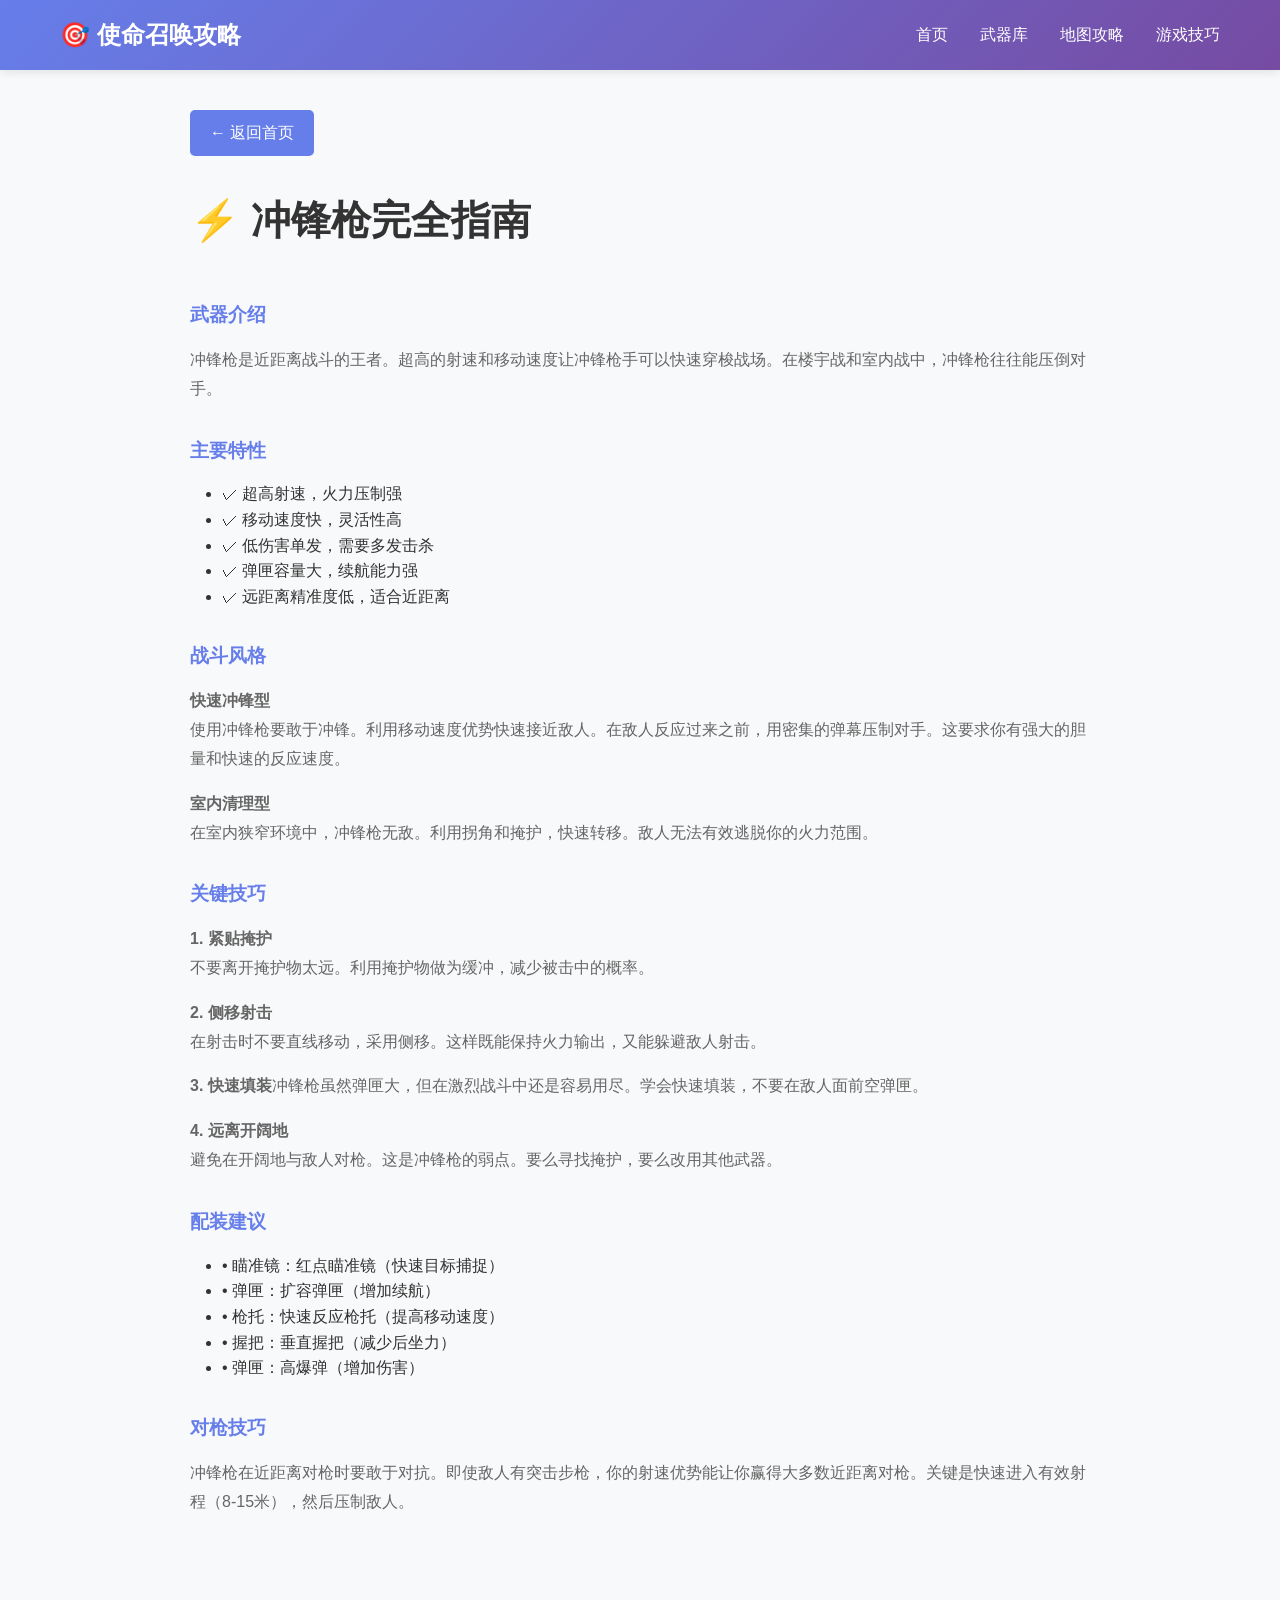
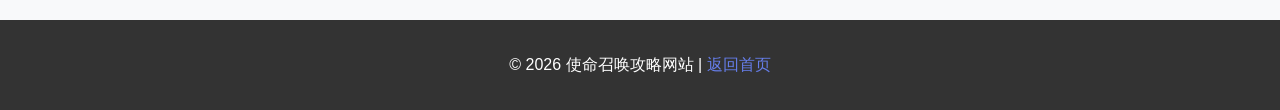
<file: pages/weapons-smg.html>
<!DOCTYPE html>
<html lang="zh-CN">
<head>
    <meta charset="UTF-8">
    <meta name="viewport" content="width=device-width, initial-scale=1.0">
    <title>冲锋枪完全指南 - 使命召唤攻略</title>
    <link rel="stylesheet" href="../css/style.css">
    <style>
        .detail-section { padding: 40px 20px; }
        .detail-content { max-width: 900px; margin: 0 auto; }
        .detail-content h2 { text-align: left; padding-bottom: 0; }
        .detail-content h2::after { display: none; }
        .detail-content h3 { color: #667eea; margin-top: 2rem; margin-bottom: 1rem; }
        .detail-content p { margin-bottom: 1rem; line-height: 1.8; color: #666; }
        .back-btn { display: inline-block; margin-bottom: 2rem; padding: 10px 20px; background: #667eea; color: white; text-decoration: none; border-radius: 5px; transition: all 0.3s; }
        .back-btn:hover { background: #764ba2; transform: translateY(-3px); }
    </style>
</head>
<body>
    <nav class="navbar">
        <div class="container">
            <div class="nav-brand">🎯 使命召唤攻略</div>
            <ul class="nav-menu">
                <li><a href="../index.html">首页</a></li>
                <li><a href="../index.html#weapons">武器库</a></li>
                <li><a href="../index.html#maps">地图攻略</a></li>
                <li><a href="../index.html#tips">游戏技巧</a></li>
            </ul>
        </div>
    </nav>

    <section class="detail-section">
        <div class="detail-content">
            <a href="../index.html" class="back-btn">← 返回首页</a>
            
            <h2>⚡ 冲锋枪完全指南</h2>
            
            <h3>武器介绍</h3>
            <p>冲锋枪是近距离战斗的王者。超高的射速和移动速度让冲锋枪手可以快速穿梭战场。在楼宇战和室内战中，冲锋枪往往能压倒对手。</p>
            
            <h3>主要特性</h3>
            <ul style="margin-left: 2rem; margin-bottom: 1rem;">
                <li>✓ 超高射速，火力压制强</li>
                <li>✓ 移动速度快，灵活性高</li>
                <li>✓ 低伤害单发，需要多发击杀</li>
                <li>✓ 弹匣容量大，续航能力强</li>
                <li>✓ 远距离精准度低，适合近距离</li>
            </ul>

            <h3>战斗风格</h3>
            <p><strong>快速冲锋型</strong><br>使用冲锋枪要敢于冲锋。利用移动速度优势快速接近敌人。在敌人反应过来之前，用密集的弹幕压制对手。这要求你有强大的胆量和快速的反应速度。</p>
            
            <p><strong>室内清理型</strong><br>在室内狭窄环境中，冲锋枪无敌。利用拐角和掩护，快速转移。敌人无法有效逃脱你的火力范围。</p>

            <h3>关键技巧</h3>
            <p><strong>1. 紧贴掩护</strong><br>不要离开掩护物太远。利用掩护物做为缓冲，减少被击中的概率。</p>
            
            <p><strong>2. 侧移射击</strong><br>在射击时不要直线移动，采用侧移。这样既能保持火力输出，又能躲避敌人射击。</p>
            
            <p><strong>3. 快速填装</strong><n>冲锋枪虽然弹匣大，但在激烈战斗中还是容易用尽。学会快速填装，不要在敌人面前空弹匣。</p>
            
            <p><strong>4. 远离开阔地</strong><br>避免在开阔地与敌人对枪。这是冲锋枪的弱点。要么寻找掩护，要么改用其他武器。</p>

            <h3>配装建议</h3>
            <ul style="margin-left: 2rem; margin-bottom: 1rem;">
                <li>• 瞄准镜：红点瞄准镜（快速目标捕捉）</li>
                <li>• 弹匣：扩容弹匣（增加续航）</li>
                <li>• 枪托：快速反应枪托（提高移动速度）</li>
                <li>• 握把：垂直握把（减少后坐力）</li>
                <li>• 弹匣：高爆弹（增加伤害）</li>
            </ul>

            <h3>对枪技巧</h3>
            <p>冲锋枪在近距离对枪时要敢于对抗。即使敌人有突击步枪，你的射速优势能让你赢得大多数近距离对枪。关键是快速进入有效射程（8-15米），然后压制敌人。</p>
        </div>
    </section>

    <footer class="footer">
        <div class="container">
            <p>&copy; 2026 使命召唤攻略网站 | <a href="../index.html">返回首页</a></p>
        </div>
    </footer>

    <script src="../js/script.js"></script>
</body>
</html>
</file>
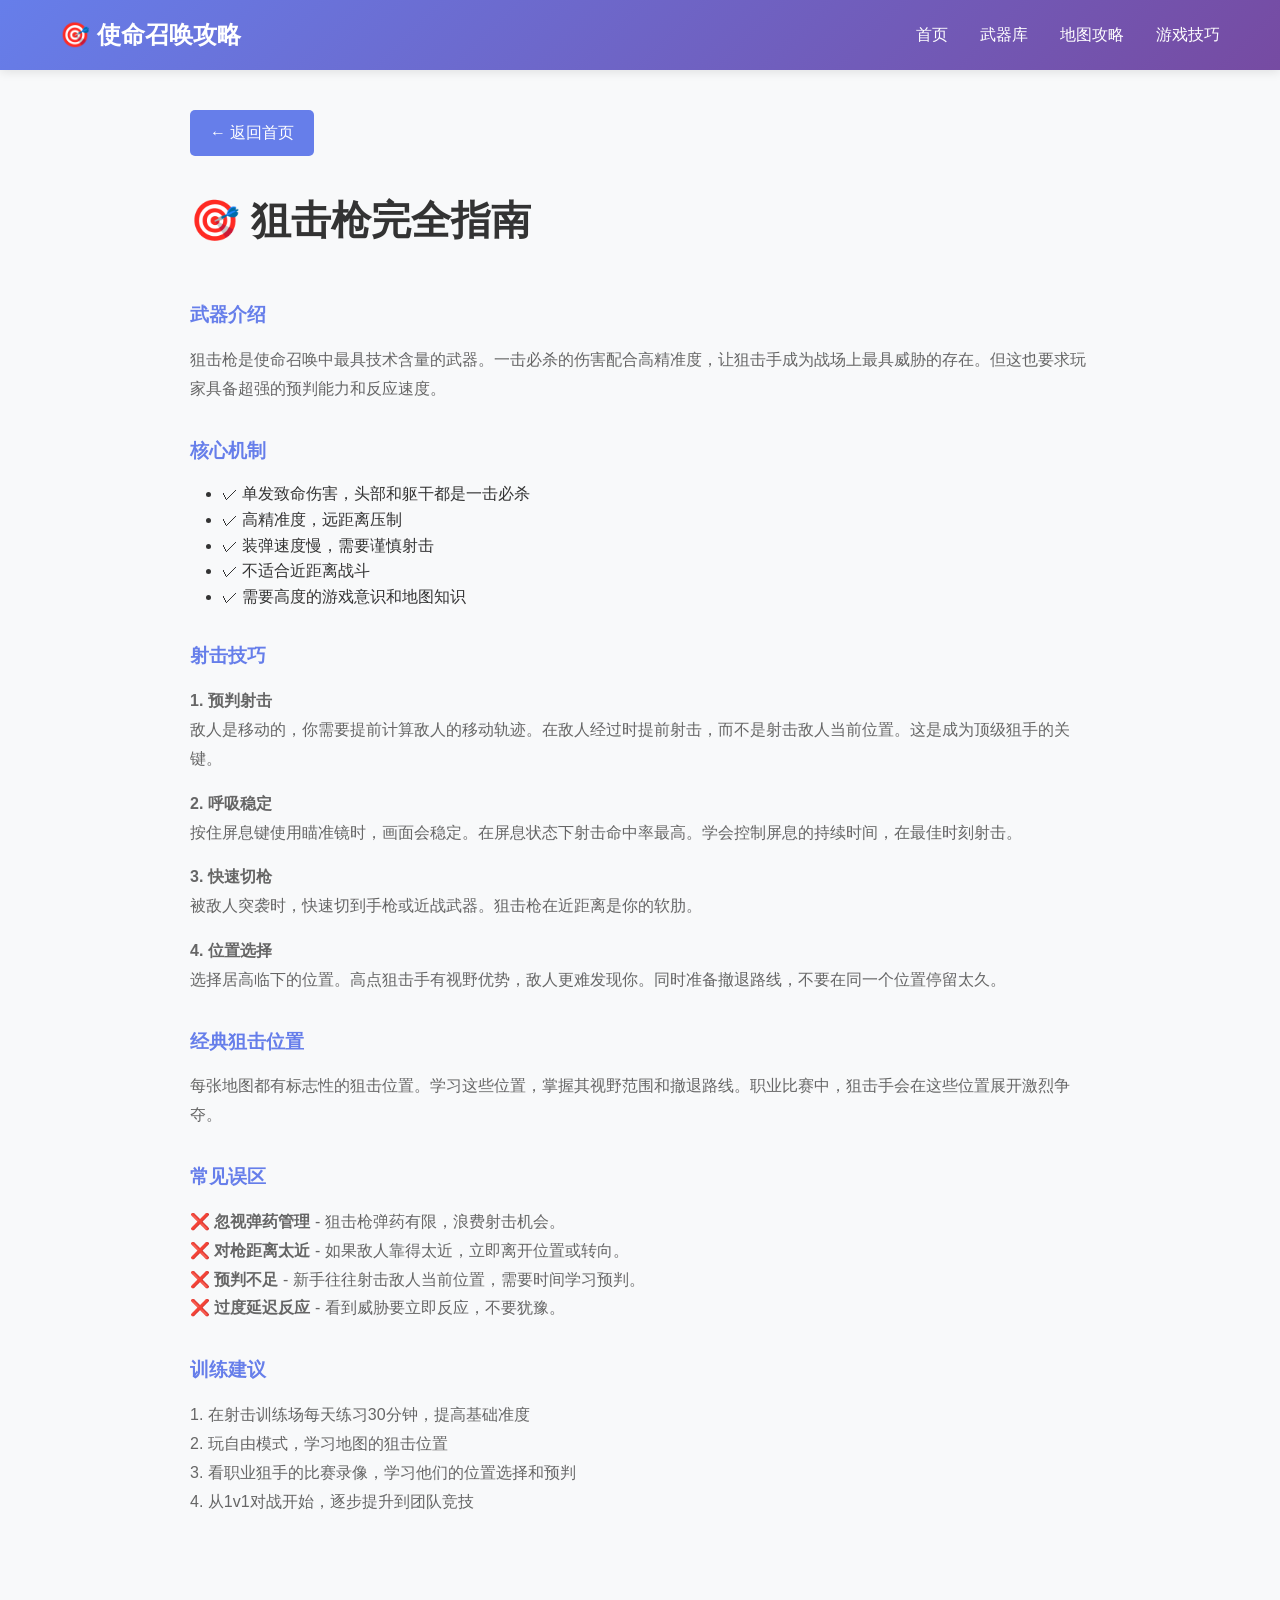
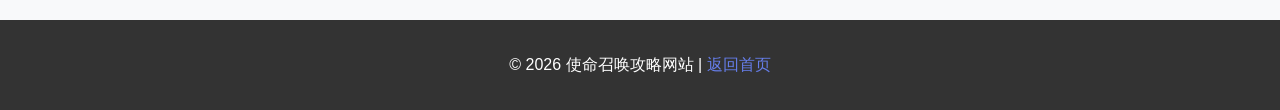
<file: pages/weapons-sniper.html>
<!DOCTYPE html>
<html lang="zh-CN">
<head>
    <meta charset="UTF-8">
    <meta name="viewport" content="width=device-width, initial-scale=1.0">
    <title>狙击枪完全指南 - 使命召唤攻略</title>
    <link rel="stylesheet" href="../css/style.css">
    <style>
        .detail-section { padding: 40px 20px; }
        .detail-content { max-width: 900px; margin: 0 auto; }
        .detail-content h2 { text-align: left; padding-bottom: 0; }
        .detail-content h2::after { display: none; }
        .detail-content h3 { color: #667eea; margin-top: 2rem; margin-bottom: 1rem; }
        .detail-content p { margin-bottom: 1rem; line-height: 1.8; color: #666; }
        .back-btn { display: inline-block; margin-bottom: 2rem; padding: 10px 20px; background: #667eea; color: white; text-decoration: none; border-radius: 5px; transition: all 0.3s; }
        .back-btn:hover { background: #764ba2; transform: translateY(-3px); }
    </style>
</head>
<body>
    <nav class="navbar">
        <div class="container">
            <div class="nav-brand">🎯 使命召唤攻略</div>
            <ul class="nav-menu">
                <li><a href="../index.html">首页</a></li>
                <li><a href="../index.html#weapons">武器库</a></li>
                <li><a href="../index.html#maps">地图攻略</a></li>
                <li><a href="../index.html#tips">游戏技巧</a></li>
            </ul>
        </div>
    </nav>

    <section class="detail-section">
        <div class="detail-content">
            <a href="../index.html" class="back-btn">← 返回首页</a>
            
            <h2>🎯 狙击枪完全指南</h2>
            
            <h3>武器介绍</h3>
            <p>狙击枪是使命召唤中最具技术含量的武器。一击必杀的伤害配合高精准度，让狙击手成为战场上最具威胁的存在。但这也要求玩家具备超强的预判能力和反应速度。</p>
            
            <h3>核心机制</h3>
            <ul style="margin-left: 2rem; margin-bottom: 1rem;">
                <li>✓ 单发致命伤害，头部和躯干都是一击必杀</li>
                <li>✓ 高精准度，远距离压制</li>
                <li>✓ 装弹速度慢，需要谨慎射击</li>
                <li>✓ 不适合近距离战斗</li>
                <li>✓ 需要高度的游戏意识和地图知识</li>
            </ul>

            <h3>射击技巧</h3>
            <p><strong>1. 预判射击</strong><br>敌人是移动的，你需要提前计算敌人的移动轨迹。在敌人经过时提前射击，而不是射击敌人当前位置。这是成为顶级狙手的关键。</p>
            
            <p><strong>2. 呼吸稳定</strong><br>按住屏息键使用瞄准镜时，画面会稳定。在屏息状态下射击命中率最高。学会控制屏息的持续时间，在最佳时刻射击。</p>
            
            <p><strong>3. 快速切枪</strong><br>被敌人突袭时，快速切到手枪或近战武器。狙击枪在近距离是你的软肋。</p>
            
            <p><strong>4. 位置选择</strong><br>选择居高临下的位置。高点狙击手有视野优势，敌人更难发现你。同时准备撤退路线，不要在同一个位置停留太久。</p>

            <h3>经典狙击位置</h3>
            <p>每张地图都有标志性的狙击位置。学习这些位置，掌握其视野范围和撤退路线。职业比赛中，狙击手会在这些位置展开激烈争夺。</p>

            <h3>常见误区</h3>
            <p>❌ <strong>忽视弹药管理</strong> - 狙击枪弹药有限，浪费射击机会。<br>
            ❌ <strong>对枪距离太近</strong> - 如果敌人靠得太近，立即离开位置或转向。<br>
            ❌ <strong>预判不足</strong> - 新手往往射击敌人当前位置，需要时间学习预判。<br>
            ❌ <strong>过度延迟反应</strong> - 看到威胁要立即反应，不要犹豫。</p>

            <h3>训练建议</h3>
            <p>1. 在射击训练场每天练习30分钟，提高基础准度<br>
            2. 玩自由模式，学习地图的狙击位置<br>
            3. 看职业狙手的比赛录像，学习他们的位置选择和预判<br>
            4. 从1v1对战开始，逐步提升到团队竞技</p>
        </div>
    </section>

    <footer class="footer">
        <div class="container">
            <p>&copy; 2026 使命召唤攻略网站 | <a href="../index.html">返回首页</a></p>
        </div>
    </footer>

    <script src="../js/script.js"></script>
</body>
</html>
</file>
<file: css/style.css>
* {
    margin: 0;
    padding: 0;
    box-sizing: border-box;
}

body {
    font-family: 'Segoe UI', Tahoma, Geneva, Verdana, sans-serif, '微软雅黑';
    line-height: 1.6;
    color: #333;
    background-color: #f8f9fa;
}

.container {
    max-width: 1200px;
    margin: 0 auto;
    padding: 0 20px;
}

/* 导航栏 */
.navbar {
    background: linear-gradient(135deg, #667eea 0%, #764ba2 100%);
    padding: 1rem 0;
    position: sticky;
    top: 0;
    z-index: 1000;
    box-shadow: 0 2px 10px rgba(0,0,0,0.1);
}

.navbar .container {
    display: flex;
    justify-content: space-between;
    align-items: center;
}

.nav-brand {
    color: white;
    font-size: 1.5rem;
    font-weight: bold;
    text-decoration: none;
}

.nav-menu {
    display: flex;
    list-style: none;
    gap: 2rem;
}

.nav-menu a {
    color: white;
    text-decoration: none;
    transition: opacity 0.3s ease;
    font-weight: 500;
}

.nav-menu a:hover {
    opacity: 0.8;
    text-shadow: 0 0 10px rgba(255,255,255,0.5);
}

/* 英雄横幅 */
.hero {
    background: linear-gradient(135deg, #667eea 0%, #764ba2 100%);
    color: white;
    padding: 100px 20px;
    text-align: center;
    position: relative;
    overflow: hidden;
}

.hero::before {
    content: '';
    position: absolute;
    top: 0;
    left: 0;
    right: 0;
    bottom: 0;
    background: url('data:image/svg+xml,<svg xmlns="http://www.w3.org/2000/svg" viewBox="0 0 100 100"><circle cx="20" cy="20" r="20" fill="white" opacity="0.05"/><circle cx="80" cy="80" r="30" fill="white" opacity="0.05"/></svg>');
    animation: slide 20s linear infinite;
}

@keyframes slide {
    0% { transform: translateX(0); }
    100% { transform: translateX(100px); }
}

.hero-content {
    position: relative;
    z-index: 1;
    animation: fadeInUp 0.8s ease;
}

@keyframes fadeInUp {
    from {
        opacity: 0;
        transform: translateY(30px);
    }
    to {
        opacity: 1;
        transform: translateY(0);
    }
}

.hero h1 {
    font-size: 3.5rem;
    margin-bottom: 1rem;
    text-shadow: 2px 2px 4px rgba(0,0,0,0.3);
}

.hero p {
    font-size: 1.5rem;
    margin-bottom: 2rem;
    opacity: 0.95;
}

/* 按钮 */
.btn {
    display: inline-block;
    padding: 12px 30px;
    border-radius: 5px;
    text-decoration: none;
    transition: all 0.3s ease;
    border: none;
    cursor: pointer;
    font-size: 1rem;
    font-weight: 600;
}

.btn-primary {
    background: #ff6b6b;
    color: white;
}

.btn-primary:hover {
    background: #ff5252;
    transform: translateY(-3px);
    box-shadow: 0 5px 15px rgba(255, 107, 107, 0.4);
}

.btn-secondary {
    background: linear-gradient(135deg, #667eea 0%, #764ba2 100%);
    color: white;
}

.btn-secondary:hover {
    transform: translateY(-3px);
    box-shadow: 0 5px 15px rgba(102, 126, 234, 0.4);
}

/* 部分公共样式 */
section {
    padding: 60px 20px;
}

section h2 {
    text-align: center;
    font-size: 2.5rem;
    margin-bottom: 3rem;
    color: #333;
    position: relative;
    padding-bottom: 1rem;
}

section h2::after {
    content: '';
    position: absolute;
    bottom: 0;
    left: 50%;
    transform: translateX(-50%);
    width: 80px;
    height: 4px;
    background: linear-gradient(90deg, #667eea, #764ba2);
    border-radius: 2px;
}

/* 武器库区 */
.weapons-section {
    background-color: #f8f9fa;
}

.weapons-grid {
    display: grid;
    grid-template-columns: repeat(auto-fit, minmax(250px, 1fr));
    gap: 2rem;
}

.weapon-card,
.map-card,
.tip-card {
    background: white;
    padding: 2rem;
    border-radius: 10px;
    box-shadow: 0 2px 10px rgba(0,0,0,0.1);
    transition: all 0.3s ease;
    text-align: center;
}

.weapon-card:hover,
.map-card:hover,
.tip-card:hover {
    transform: translateY(-10px);
    box-shadow: 0 10px 30px rgba(102, 126, 234, 0.3);
}

.weapon-icon,
.map-preview {
    font-size: 4rem;
    margin-bottom: 1rem;
    display: block;
}

.weapon-card h3,
.map-card h3,
.tip-card h3 {
    color: #667eea;
    margin: 1rem 0;
    font-size: 1.3rem;
}

.weapon-card p,
.map-card p,
.tip-card p {
    color: #666;
    margin-bottom: 1.5rem;
    line-height: 1.8;
}

/* 地图攻略区 */
.maps-section {
    background-color: white;
}

.maps-grid {
    display: grid;
    grid-template-columns: repeat(auto-fit, minmax(250px, 1fr));
    gap: 2rem;
}

/* 游戏技巧区 */
.tips-section {
    background-color: #f8f9fa;
}

.tips-grid {
    display: grid;
    grid-template-columns: repeat(auto-fit, minmax(250px, 1fr));
    gap: 2rem;
}

/* 最新资讯区 */
.news-section {
    background-color: white;
}

.news-grid {
    display: grid;
    grid-template-columns: repeat(auto-fit, minmax(300px, 1fr));
    gap: 2rem;
}

.news-item {
    background: white;
    padding: 2rem;
    border-radius: 10px;
    border-left: 4px solid #667eea;
    box-shadow: 0 2px 10px rgba(0,0,0,0.1);
    transition: all 0.3s ease;
}

.news-item:hover {
    box-shadow: 0 10px 30px rgba(0,0,0,0.15);
}

.news-date {
    color: #764ba2;
    font-size: 0.9rem;
    font-weight: bold;
    margin-bottom: 0.5rem;
}

.news-item h3 {
    color: #333;
    margin: 1rem 0;
    font-size: 1.2rem;
}

.news-item p {
    color: #666;
    line-height: 1.8;
}

/* 页脚 */
.footer {
    background: #333;
    color: white;
    text-align: center;
    padding: 2rem;
    margin-top: 3rem;
}

.footer a {
    color: #667eea;
    text-decoration: none;
    transition: color 0.3s ease;
}

.footer a:hover {
    color: #764ba2;
}

/* 返回顶部按钮 */
.back-to-top {
    position: fixed;
    bottom: 30px;
    right: 30px;
    width: 50px;
    height: 50px;
    background: linear-gradient(135deg, #667eea 0%, #764ba2 100%);
    color: white;
    border: none;
    border-radius: 50%;
    font-size: 1.5rem;
    cursor: pointer;
    transition: all 0.3s ease;
    opacity: 0;
    pointer-events: none;
}

.back-to-top.show {
    opacity: 1;
    pointer-events: auto;
}

.back-to-top:hover {
    transform: translateY(-5px);
    box-shadow: 0 5px 20px rgba(102, 126, 234, 0.4);
}

/* 响应式设计 */
@media (max-width: 768px) {
    .hero h1 {
        font-size: 2rem;
    }

    .hero p {
        font-size: 1.1rem;
    }

    .nav-menu {
        gap: 1rem;
        font-size: 0.9rem;
    }

    section h2 {
        font-size: 1.8rem;
    }

    .weapons-grid,
    .maps-grid,
    .tips-grid,
    .news-grid {
        grid-template-columns: 1fr;
    }

    .back-to-top {
        width: 40px;
        height: 40px;
        bottom: 20px;
        right: 20px;
        font-size: 1.2rem;
    }
}

@media (max-width: 480px) {
    .nav-menu {
        flex-direction: column;
        gap: 0.5rem;
        font-size: 0.8rem;
    }

    .hero h1 {
        font-size: 1.5rem;
    }

    .hero p {
        font-size: 1rem;
    }

    .btn {
        padding: 10px 20px;
        font-size: 0.9rem;
    }
}
</file>
